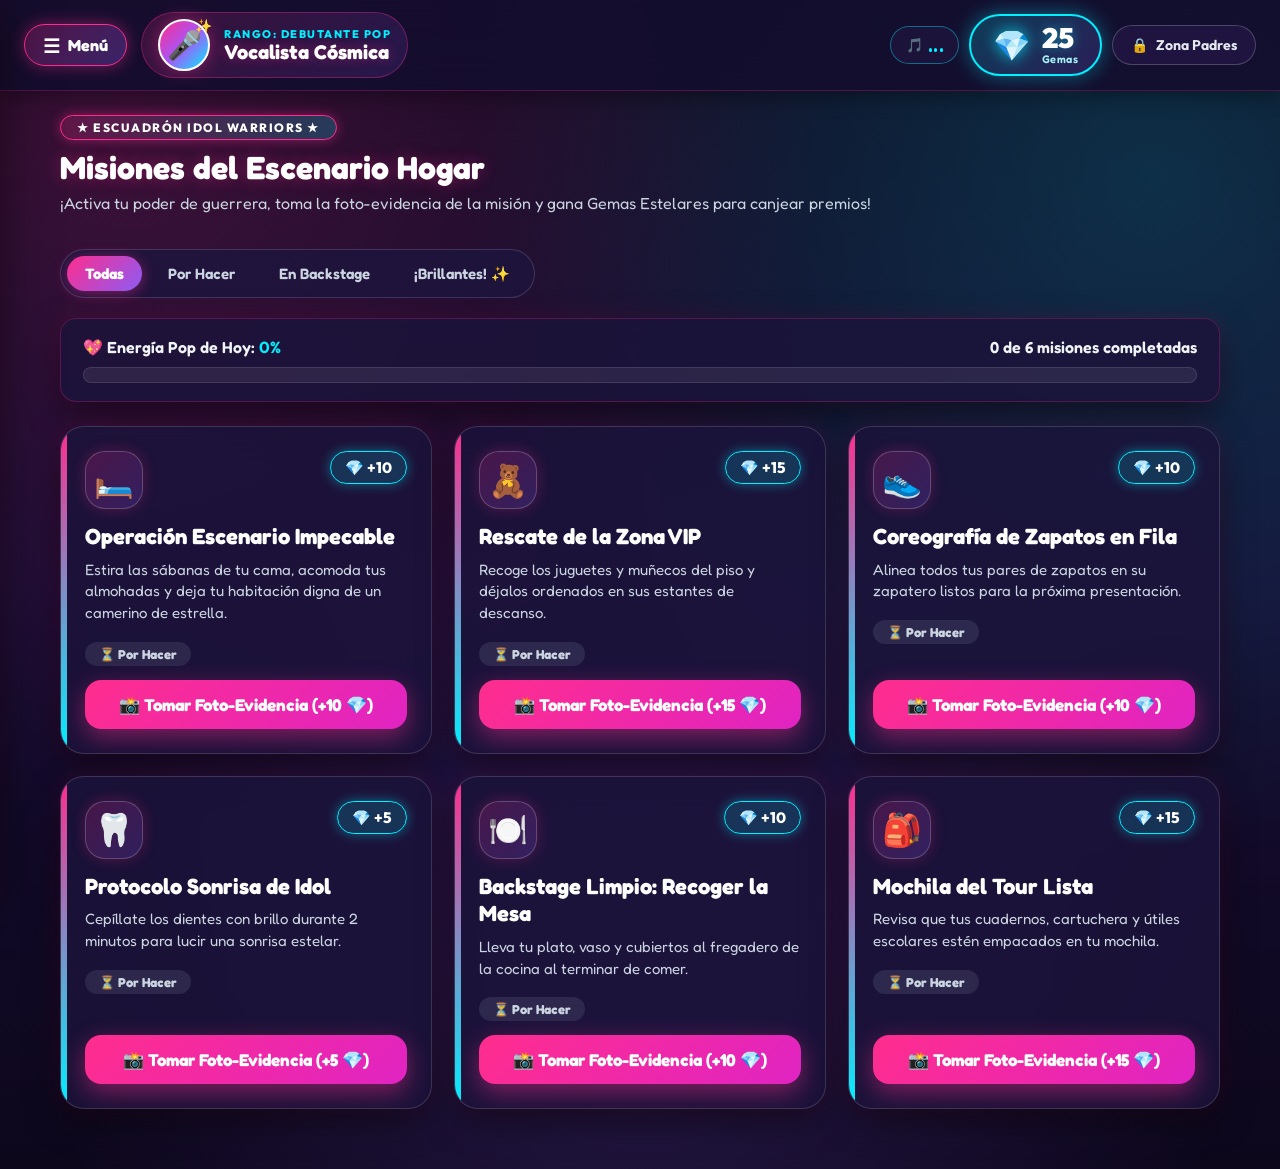
<file: index.html>
<!DOCTYPE html>
<html lang="es">
<head>
  <meta charset="UTF-8">
  <meta name="viewport" content="width=device-width, initial-scale=1.0, maximum-scale=1.0, user-scalable=no">
  <title>Idol Warriors: Operación Hogar ✨💖</title>
  <meta name="description" content="Juego interactivo estilo Guerreras K-Pop para cumplir retos del hogar, subir fotos de evidencia, acumular Gemas Estelares y canjear Vales VIP familiares.">
  
  <!-- Google Fonts: Fredoka y Outfit -->
  <link rel="preconnect" href="https://fonts.googleapis.com">
  <link rel="preconnect" href="https://fonts.gstatic.com" crossorigin>
  <link href="https://fonts.googleapis.com/css2?family=Fredoka:wght@400;500;600;700&family=Outfit:wght@500;700;800;900&display=swap" rel="stylesheet">
  
  <link rel="stylesheet" href="style.css">
</head>
<body>
  <!-- Canvas para fuegos artificiales y lluvia de estrellas -->
  <canvas id="confettiCanvas"></canvas>

  <!-- Barra Superior / Stage Central -->
  <!-- Barra Superior / Stage Central -->
  <header class="top-nav">
    <div class="nav-left-group">
      <!-- Botón de Menú Desplegable Principal -->
      <button class="nav-menu-btn" id="menuToggleBtn" title="Abrir Menú de Secciones">
        <span class="menu-icon">☰</span>
        <span class="menu-text">Menú</span>
      </button>

      <!-- Resumen del Agente -->
      <div class="agent-summary" id="agentBadgeBtn" title="Ver mi Credencial de Idol Guerrera">
        <div class="avatar-ring">
          <span class="avatar-emoji" id="navAvatarEmoji">🎤</span>
          <span class="sparkle-orbit">✨</span>
        </div>
        <div class="agent-titles">
          <span class="agent-rank-badge" id="navRankBadge">Rango: Debutante Pop</span>
          <h2 class="agent-codename" id="navCodename">Vocalista Cósmica</h2>
        </div>
      </div>
    </div>

    <!-- Controles Derecha -->
    <div class="nav-right-group">
      <!-- Botón Canción Pop de Fondo (30s) -->
      <button class="nav-music-btn" id="musicToggleBtn" title="Canción Pop de Fondo (30s)">
        <span id="musicBtnIcon">🎵</span>
        <span class="music-wave-bars">
          <span class="bar bar-1"></span>
          <span class="bar bar-2"></span>
          <span class="bar bar-3"></span>
        </span>
      </button>

      <!-- Bóveda de Gemas Estelares -->
      <div class="coin-vault" id="coinVault">
        <div class="coin-icon-glow">💎</div>
        <div class="coin-counter">
          <span class="coin-number" id="coinBalance">0</span>
          <span class="coin-label">Gemas</span>
        </div>
      </div>

      <!-- Botón Cuartel General de Padres -->
      <button class="hq-parent-btn" id="openParentHqBtn" title="Acceso exclusivo para Padres (Cuartel General)">
        <span class="lock-icon">🔒</span>
        <span class="hq-text">Zona Padres</span>
        <span class="pending-badge" id="pendingHqBadge" style="display: none;">0</span>
      </button>
    </div>
  </header>

  <!-- ============================================== -->
  <!-- MENÚ LATERAL DESPLEGABLE (DRAWER HOLOGRÁFICO) -->
  <!-- ============================================== -->
  <div class="drawer-backdrop" id="navDrawerBackdrop"></div>
  <aside class="nav-drawer" id="navDrawer">
    <div class="drawer-header">
      <div class="drawer-title-group">
        <span class="drawer-badge">✨ IDOL WARRIORS ACADEMY</span>
        <h3 class="drawer-title">Menú del Escenario</h3>
      </div>
      <button class="drawer-close-btn" id="closeDrawerBtn" title="Cerrar Menú">✕</button>
    </div>

    <!-- Perfil Rápido en el Cajón -->
      <div class="drawer-profile-card">
        <div class="drawer-avatar-circle" id="drawerAvatar">🎤</div>
        <div class="drawer-profile-info">
          <h4 id="drawerCodename">Vocalista Cósmica</h4>
          <span class="drawer-rank" id="drawerRankText">Debutante Pop 🌸</span>
        </div>
        <button class="drawer-ai-quick-btn" id="drawerOpenAiStudioBtn" title="Estudio de Idol con IA">✨ IA</button>
        <div class="drawer-gems-pill">
          <span>💎</span> <b id="drawerCoinBalance">0</b>
        </div>
      </div>

    <nav class="drawer-nav-list">
      <button class="drawer-nav-btn active" data-tab="tab-missions">
        <div class="drawer-nav-icon-box">✨</div>
        <div class="drawer-nav-text">
          <span class="drawer-nav-title">Misiones de Guerrera</span>
          <span class="drawer-nav-sub">Retos del hogar, fotos y ganar gemas</span>
        </div>
        <span class="drawer-nav-arrow">➜</span>
      </button>

      <button class="drawer-nav-btn" data-tab="tab-store">
        <div class="drawer-nav-icon-box">🛍️</div>
        <div class="drawer-nav-text">
          <span class="drawer-nav-title">Tienda de Premios VIP</span>
          <span class="drawer-nav-sub">Canjea tus gemas por premios reales</span>
        </div>
        <span class="drawer-nav-arrow">➜</span>
      </button>

      <button class="drawer-nav-btn" data-tab="tab-profile">
        <div class="drawer-nav-icon-box">💖</div>
        <div class="drawer-nav-text">
          <span class="drawer-nav-title">Pase de Idol</span>
          <span class="drawer-nav-sub">Tu credencial oficial, avatar y rango</span>
        </div>
        <span class="drawer-nav-arrow">➜</span>
      </button>

      <button class="drawer-nav-btn" data-tab="tab-tickets">
        <div class="drawer-nav-icon-box">🎫</div>
        <div class="drawer-nav-text">
          <span class="drawer-nav-title">Mis Pases VIP</span>
          <span class="drawer-nav-sub">Pases canjeados para mostrar a papá y mamá</span>
        </div>
        <span class="drawer-nav-arrow">➜</span>
      </button>

      <button class="drawer-nav-btn" data-tab="tab-arcade">
        <div class="drawer-nav-icon-box">🎮</div>
        <div class="drawer-nav-text">
          <span class="drawer-nav-title">Juegos Mágicos</span>
          <span class="drawer-nav-sub">Memoria de Idols y Atrapa-Gemas Estelar</span>
        </div>
        <span class="drawer-nav-arrow">➜</span>
      </button>
    </nav>

    <div class="drawer-footer">
      <div class="drawer-music-card">
        <div class="music-info">
          <span>🎵 Canción Pop Inicial</span>
          <small id="musicStatusText">Melodía Pop de 30 segundos</small>
        </div>
        <button class="btn btn-secondary drawer-music-btn" id="drawerMusicBtn">▶️ Tocar Música</button>
      </div>
    </div>
  </aside>

  <!-- Contenedor Principal de Vistas -->
  <main class="main-container">

    <!-- ============================================== -->
    <!-- PESTAÑA 1: MISIONES DE GUERRERA (RETOS DEL HOGAR) -->
    <!-- ============================================== -->
    <section class="tab-content active" id="tab-missions">
      <div class="mission-dashboard-header">
        <div>
          <span class="classified-tag">★ ESCUADRÓN IDOL WARRIORS ★</span>
          <h1 class="section-title">Misiones del Escenario Hogar</h1>
          <p class="section-desc">¡Activa tu poder de guerrera, toma la foto-evidencia de la misión y gana Gemas Estelares para canjear premios!</p>
        </div>
        
        <!-- Filtros de misiones -->
        <div class="filter-pills">
          <button class="filter-pill active" data-filter="all">Todas</button>
          <button class="filter-pill" data-filter="pending">Por Hacer</button>
          <button class="filter-pill" data-filter="review">En Backstage</button>
          <button class="filter-pill" data-filter="done">¡Brillantes! ✨</button>
        </div>
      </div>

      <!-- Barra de Progreso del Día -->
      <div class="daily-progress-card">
        <div class="progress-info">
          <span>💖 Energía Pop de Hoy: <b id="progressPercentText">0%</b></span>
          <span id="missionsCountText">0 de 0 misiones completadas</span>
        </div>
        <div class="progress-bar-bg">
          <div class="progress-bar-fill" id="dailyProgressBar" style="width: 0%;"></div>
        </div>
      </div>

      <!-- Cuadrícula de Tarjetas de Misiones -->
      <div class="missions-grid" id="missionsGrid">
        <!-- Generado dinámicamente con JS -->
      </div>
    </section>

    <!-- ============================================== -->
    <!-- PESTAÑA 2: TIENDA DE PREMIOS VIP FAMILIARES -->
    <!-- ============================================== -->
    <section class="tab-content" id="tab-store">
      <div class="store-header">
        <span class="classified-tag">★ BOUTIQUE VIP FAMILIAR ★</span>
        <h1 class="section-title">Boutique de Premios VIP</h1>
        <p class="section-desc">Canjea tus Gemas Estelares por increíbles recompensas reales preparadas con papá y mamá.</p>
        
        <div class="store-balance-banner">
          <span class="banner-coin">💎</span>
          <span>Tienes acumuladas: <strong id="storeAvailableCoins">0</strong> Gemas Estelares</span>
        </div>
      </div>

      <div class="rewards-grid" id="rewardsGrid">
        <!-- Generado dinámicamente con JS -->
      </div>
    </section>

    <!-- ============================================== -->
    <!-- PESTAÑA 3: CARNET / PASE DE IDOL GUERRERA -->
    <!-- ============================================== -->
    <section class="tab-content" id="tab-profile">
      <div class="id-card-wrapper">
        <div class="spy-id-card">
          <div class="id-card-top">
            <span class="agency-logo">⭐ K-POP WARRIOR ACADEMY</span>
            <span class="id-code" id="cardAgentId">IDOL-2026</span>
          </div>

          <div class="id-card-body">
            <div class="id-photo-frame">
              <span class="id-avatar-large" id="cardAvatarEmoji">🎤</span>
              <button class="change-avatar-btn" id="openAvatarPickerBtn">✨ Estudio de Idol con IA 🎨</button>
            </div>

            <div class="id-details">
              <div class="field">
                <span class="field-label">Nombre Artístico / Clave:</span>
                <div class="editable-name-row">
                  <span class="field-value" id="cardCodename">Vocalista Cósmica</span>
                  <button class="edit-name-btn" id="editNameBtn">✏️</button>
                </div>
              </div>

              <div class="field">
                <span class="field-label">Rango de Guerrera:</span>
                <span class="rank-tag-large" id="cardRankTag">🌸 Debutante Pop</span>
              </div>

              <div class="field-row-stats">
                <div class="mini-stat">
                  <span class="mini-stat-num" id="statCompletedCases">0</span>
                  <span class="mini-stat-label">Retos Brillantes</span>
                </div>
                <div class="mini-stat">
                  <span class="mini-stat-num" id="statTotalCoinsEarned">0</span>
                  <span class="mini-stat-label">Gemas Ganadas</span>
                </div>
                <div class="mini-stat">
                  <span class="mini-stat-num" id="statRewardsClaimed">0</span>
                  <span class="mini-stat-label">Pases Canjeados</span>
                </div>
              </div>
            </div>
          </div>

          <div class="id-card-bottom">
            <span>PASE DE ACCESO TOTAL • BRILLO Y PODER • CUARTEL FAMILIAR</span>
          </div>
        </div>

        <!-- Rango y Logros -->
        <div class="ranks-roadmap-card">
          <h3 class="roadmap-title">👑 Escalafón del Escuadrón Idol</h3>
          <div class="ranks-list" id="ranksList">
            <!-- Dinámico -->
          </div>
        </div>
      </div>
    </section>

    <!-- ============================================== -->
    <!-- PESTAÑA 4: HISTORIAL DE PASES VIP CANJEADOS -->
    <!-- ============================================== -->
    <section class="tab-content" id="tab-tickets">
      <div class="tickets-header">
        <span class="classified-tag">★ COLECCIÓN VIP ★</span>
        <h1 class="section-title">Mis Pases de Recompensa</h1>
        <p class="section-desc">Muestra estos pases dorados a tus padres para disfrutar de tus momentos y premios especiales.</p>
      </div>

      <div class="tickets-container" id="ticketsContainer">
        <!-- Generado dinámicamente con JS -->
      </div>
    </section>

    <!-- ============================================== -->
    <!-- PESTAÑA 5: MINIJUEGOS INTERACTIVOS (6-8 AÑOS) -->
    <!-- ============================================== -->
    <section class="tab-content" id="tab-arcade">
      <div class="arcade-header">
        <span class="classified-tag">★ SALA DE ENTRENAMIENTO IDOL ★</span>
        <h1 class="section-title">Minijuegos Mágicos 🎮✨</h1>
        <p class="section-desc">¡Juega, diviértete y gana Gemas Estelares extra para canjear tus Vales VIP familiares!</p>

        <!-- Selector de Juegos -->
        <div class="arcade-nav-pills">
          <button class="arcade-pill active" id="pillMemory" onclick="switchArcadeGame('memory')">
            <span class="pill-icon">🃏</span>
            <span class="pill-text">Memoria de Idols</span>
          </button>
          <button class="arcade-pill" id="pillCatch" onclick="switchArcadeGame('catch')">
            <span class="pill-icon">🌟</span>
            <span class="pill-text">Atrapa-Gemas</span>
          </button>
        </div>
      </div>

      <!-- VISTA 1: MEMORIA DE IDOLS (PAREJAS) -->
      <div class="arcade-game-view active" id="gameViewMemory">
        <div class="memory-wrapper">
          <div class="memory-top-bar">
            <div class="memory-stats-group">
              <span class="memory-badge">🃏 Intentos: <b id="memoryFlipsText">0</b></span>
              <span class="memory-badge">✨ Parejas: <b id="memoryMatchesText">0 / 6</b></span>
              <span class="memory-badge bonus-badge">💎 Premio: +15 Gemas</span>
            </div>
            <button class="btn btn-secondary" onclick="initMemoryGame()">🔄 Barajar de Nuevo</button>
          </div>

          <div class="memory-grid" id="memoryGrid">
            <!-- 12 cartas generadas dinámicamente con JS -->
          </div>
        </div>
      </div>

      <!-- VISTA 2: ATRAPA-GEMAS ESTELAR -->
      <div class="arcade-game-view" id="gameViewCatch" style="display: none;">
        <div class="catch-wrapper">
          <div class="catch-top-bar">
            <span class="catch-badge">⏱️ Tiempo: <b id="catchTimerText">20s</b></span>
            <span class="catch-badge">💎 Atrapadas: <b id="catchScoreText">0</b></span>
            <span class="catch-badge bonus-badge">✨ 4 atrapadas = 1 💎</span>
          </div>

          <div class="catch-stage" id="catchStage">
            <div class="catch-start-screen" id="catchStartScreen">
              <span class="stage-big-emoji">🌟</span>
              <h3>¡Atrapa tantas Gemas y Estrellas como puedas!</h3>
              <p>Tócalas rápido con el dedo en la pantalla antes de que desaparezcan. ¡Cada 4 gemas que toques te darán 1 Gema Estelar real para tus Vales VIP!</p>
              <button class="btn btn-primary-glow" id="startCatchGameBtn" onclick="startCatchGame()">🚀 ¡Comenzar Juego! (20s)</button>
            </div>
          </div>
        </div>
      </div>
    </section>
  </main>

  <!-- ============================================== -->
  <!-- MODAL 1: CÁMARA DE FOTO-EVIDENCIA (VISOR MÁGICO) -->
  <!-- ============================================== -->
  <div class="modal-backdrop" id="cameraModal">
    <div class="modal-card camera-modal-card">
      <div class="modal-header">
        <div class="modal-title-group">
          <span class="modal-badge">📸 LENTE MÁGICO DE GUERRERA</span>
          <h3 class="modal-title" id="cameraMissionTitle">Misión: Escenario Impecable</h3>
        </div>
        <button class="modal-close-btn" id="closeCameraModalBtn">✕</button>
      </div>

      <div class="camera-viewport-container">
        <!-- Vista previa en vivo -->
        <video id="cameraVideo" autoplay playsinline muted></video>
        <!-- Canvas para capturar -->
        <canvas id="cameraCanvas" style="display: none;"></canvas>
        
        <!-- Retícula holográfica de guerrera -->
        <div class="spy-reticle">
          <div class="reticle-corner top-left"></div>
          <div class="reticle-corner top-right"></div>
          <div class="reticle-corner bottom-left"></div>
          <div class="reticle-corner bottom-right"></div>
          <div class="reticle-center"></div>
          <span class="reticle-tag">💖 ENFOQUE MÁGICO • EVIDENCIA BRILLANTE ✨</span>
        </div>

        <!-- Vista previa de foto tomada -->
        <div class="photo-preview-overlay" id="photoPreviewOverlay" style="display: none;">
          <img id="capturedPhotoImg" alt="Foto Evidencia">
          <div class="watermark-stamp">
            <span>MISIÓN CUMPLIDA ✨</span>
            <small id="watermarkDate">03/10/2026</small>
          </div>
        </div>
      </div>

      <!-- Controles de la cámara -->
      <div class="camera-controls">
        <div id="liveCameraButtons" class="btn-group">
          <label class="btn btn-secondary file-upload-label" title="Subir desde galería">
            📁 Galería
            <input type="file" id="fileFallbackInput" accept="image/*" capture="environment" style="display: none;">
          </label>
          <button class="btn btn-shutter" id="shutterBtn" title="¡Capturar con Brillo!">
            <span class="shutter-circle"></span>
          </button>
          <button class="btn btn-secondary" id="switchCameraBtn" title="Cambiar Cámara">🔄 Girar</button>
        </div>

        <div id="reviewCameraButtons" class="btn-group" style="display: none;">
          <button class="btn btn-secondary" id="retakePhotoBtn">🔄 Tomar Otra</button>
          <button class="btn btn-primary-glow" id="sendEvidenceBtn">✨ Enviar a Revisión de Padres</button>
        </div>
      </div>
    </div>
  </div>

  <!-- ============================================== -->
  <!-- MODAL 2: ACCESO PADRES CON PIN -->
  <!-- ============================================== -->
  <div class="modal-backdrop" id="parentPinModal">
    <div class="modal-card pin-modal-card">
      <div class="modal-header">
        <div class="modal-title-group">
          <span class="modal-badge">🔐 BACKSTAGE DE PADRES</span>
          <h3 class="modal-title">Control de Producción</h3>
        </div>
        <button class="modal-close-btn" id="closePinModalBtn">✕</button>
      </div>

      <div class="pin-instruction">
        <p>Ingresa el código PIN de 4 dígitos para aprobar misiones y premios.</p>
        <small class="pin-hint">(PIN por defecto: <b>1234</b>)</small>
      </div>

      <!-- Indicadores de dígitos -->
      <div class="pin-dots">
        <div class="pin-dot" id="pdot-0"></div>
        <div class="pin-dot" id="pdot-1"></div>
        <div class="pin-dot" id="pdot-2"></div>
        <div class="pin-dot" id="pdot-3"></div>
      </div>
      <div class="pin-error-msg" id="pinErrorMsg"></div>

      <!-- Teclado Numérico Táctil -->
      <div class="pin-keypad">
        <button class="keypad-btn" data-key="1">1</button>
        <button class="keypad-btn" data-key="2">2</button>
        <button class="keypad-btn" data-key="3">3</button>
        <button class="keypad-btn" data-key="4">4</button>
        <button class="keypad-btn" data-key="5">5</button>
        <button class="keypad-btn" data-key="6">6</button>
        <button class="keypad-btn" data-key="7">7</button>
        <button class="keypad-btn" data-key="8">8</button>
        <button class="keypad-btn" data-key="9">9</button>
        <button class="keypad-btn special-key" data-key="clear">Borrar</button>
        <button class="keypad-btn" data-key="0">0</button>
        <button class="keypad-btn special-key" data-key="backspace">⌫</button>
      </div>
    </div>
  </div>

  <!-- ============================================== -->
  <!-- MODAL 3: PANEL DEL CUARTEL GENERAL (PADRES) -->
  <!-- ============================================== -->
  <div class="modal-backdrop" id="parentHqModal">
    <div class="modal-card hq-modal-card">
      <div class="modal-header">
        <div class="modal-title-group">
          <span class="modal-badge">⭐ MANDO DE PRODUCCIÓN</span>
          <h2 class="modal-title">Panel de Control de Padres</h2>
        </div>
        <button class="modal-close-btn" id="closeHqModalBtn">✕</button>
      </div>

      <div class="hq-tabs">
        <button class="hq-tab-btn active" data-hqtab="hq-tab-review">
          📸 Revisar Evidencias (<span id="hqPendingCount">0</span>)
        </button>
        <button class="hq-tab-btn" data-hqtab="hq-tab-manage-missions">
          ⚙️ Gestionar Misiones
        </button>
        <button class="hq-tab-btn" data-hqtab="hq-tab-manage-rewards">
          🎁 Gestionar Premios
        </button>
        <button class="hq-tab-btn" data-hqtab="hq-tab-settings">
          🔒 Seguridad y Ajustes
        </button>
      </div>

      <!-- SUBTAB 1: REVISAR FOTOS ENVIADAS -->
      <div class="hq-tab-content active" id="hq-tab-review">
        <div class="review-intro">
          <h3>Evidencias Fotográficas por Aprobar</h3>
          <p>Revisa la foto que tomó tu hija. Al pulsar <b>Aprobar Misión</b> se estampará el sello y se sumarán automáticamente las Gemas a su carnet.</p>
        </div>

        <div class="pending-reviews-list" id="pendingReviewsList">
          <!-- Renderizado dinámico -->
        </div>
      </div>

      <!-- SUBTAB 2: GESTIONAR MISIONES -->
      <div class="hq-tab-content" id="hq-tab-manage-missions">
        <div class="section-action-bar">
          <h3>Misiones del Hogar Activas</h3>
          <button class="btn btn-primary" id="openNewMissionFormBtn">➕ Crear Nueva Misión</button>
        </div>

        <!-- Formulario nueva misión -->
        <div class="form-drawer" id="newMissionForm" style="display: none;">
          <h4>Nueva Misión de Guerrera</h4>
          <div class="form-grid">
            <div class="form-group">
              <label>Icono / Emoji:</label>
              <input type="text" id="newMissionEmoji" value="✨" maxlength="2">
            </div>
            <div class="form-group">
              <label>Nombre de la Misión:</label>
              <input type="text" id="newMissionTitle" placeholder="Ej: Operación Cama Impecable">
            </div>
            <div class="form-group">
              <label>Recompensa (Gemas 💎):</label>
              <input type="number" id="newMissionCoins" value="10" min="1" max="100">
            </div>
            <div class="form-group full-width">
              <label>Instrucciones de la Misión:</label>
              <input type="text" id="newMissionDesc" placeholder="Ej: Estira las sábanas y pon las almohadas en su lugar.">
            </div>
          </div>
          <div class="form-actions">
            <button class="btn btn-secondary" id="cancelNewMissionBtn">Cancelar</button>
            <button class="btn btn-primary-glow" id="saveNewMissionBtn">Guardar Misión</button>
          </div>
        </div>

        <div class="hq-missions-table" id="hqMissionsList">
          <!-- Dinámico -->
        </div>
      </div>

      <!-- SUBTAB 3: GESTIONAR PREMIOS -->
      <div class="hq-tab-content" id="hq-tab-manage-rewards">
        <div class="section-action-bar">
          <h3>Catálogo de Premios VIP</h3>
          <button class="btn btn-primary" id="openNewRewardFormBtn">➕ Añadir Premio Familiar</button>
        </div>

        <!-- Formulario nuevo premio -->
        <div class="form-drawer" id="newRewardForm" style="display: none;">
          <h4>Nuevo Pase de Premio VIP</h4>
          <div class="form-grid">
            <div class="form-group">
              <label>Icono / Emoji:</label>
              <input type="text" id="newRewardEmoji" value="🍦" maxlength="2">
            </div>
            <div class="form-group">
              <label>Nombre del Premio:</label>
              <input type="text" id="newRewardTitle" placeholder="Ej: Tarde de Heladería Doble">
            </div>
            <div class="form-group">
              <label>Costo en Gemas 💎:</label>
              <input type="number" id="newRewardCost" value="25" min="5" max="500">
            </div>
            <div class="form-group full-width">
              <label>Descripción / Condiciones:</label>
              <input type="text" id="newRewardDesc" placeholder="Ej: Salida el fin de semana para comer su helado favorito.">
            </div>
          </div>
          <div class="form-actions">
            <button class="btn btn-secondary" id="cancelNewRewardBtn">Cancelar</button>
            <button class="btn btn-primary-glow" id="saveNewRewardBtn">Guardar Premio</button>
          </div>
        </div>

        <div class="hq-rewards-table" id="hqRewardsList">
          <!-- Dinámico -->
        </div>
      </div>

      <!-- SUBTAB 4: AJUSTES Y SEGURIDAD -->
      <div class="hq-tab-content" id="hq-tab-settings">
        <div class="settings-card">
          <h3>Cambiar Código PIN de Padres</h3>
          <p>Define un nuevo PIN de 4 dígitos para proteger este panel.</p>
          <div class="form-grid" style="max-width: 320px;">
            <div class="form-group">
              <label>Nuevo PIN (4 dígitos):</label>
              <input type="password" id="newPinInput" maxlength="4" placeholder="••••">
            </div>
            <button class="btn btn-primary" id="saveNewPinBtn">Actualizar PIN</button>
          </div>
        </div>

        <div class="settings-card danger-zone">
          <h3>Reiniciar Datos de Muestra</h3>
          <p>Restaura las misiones y premios originales de Guerreras K-Pop si deseas empezar de nuevo.</p>
          <button class="btn btn-danger" id="resetDefaultsBtn">⚠️ Restaurar Datos Originales</button>
        </div>
      </div>
    </div>
  </div>

  <!-- ============================================== -->
  <!-- MODAL 4: PASE VIP DORADO HOLOGRÁFICO -->
  <!-- ============================================== -->
  <div class="modal-backdrop" id="ticketModal">
    <div class="modal-card ticket-modal-card">
      <div class="ticket-golden" id="ticketGoldenCard">
        <div class="ticket-header">
          <span class="ticket-badge">✨ PASE VIP DE RECOMPENSA ✨</span>
          <span class="ticket-agency">K-POP WARRIOR ACADEMY</span>
        </div>
        
        <div class="ticket-body">
          <div class="ticket-emoji" id="ticketEmoji">🎬</div>
          <h2 class="ticket-title" id="ticketTitle">Tarde de Película y Palomitas</h2>
          <p class="ticket-desc" id="ticketDesc">Válido para elegir la película familiar y disfrutar con palomitas recién hechas.</p>
          
          <div class="ticket-meta">
            <div>
              <span class="meta-label">IDOL GUERRERA:</span>
              <strong id="ticketAgentName">Vocalista Cósmica</strong>
            </div>
            <div>
              <span class="meta-label">CÓDIGO VIP:</span>
              <strong class="ticket-code" id="ticketUniqueCode">#VIP-9842</strong>
            </div>
            <div>
              <span class="meta-label">FECHA:</span>
              <span id="ticketDateText">03/10/2026</span>
            </div>
          </div>
        </div>

        <div class="ticket-footer">
          <span class="ticket-seal">💖 PASE CANJEADO CON ÉXITO</span>
          <small>¡Muéstrale este pase VIP a tus padres para disfrutar tu momento especial!</small>
        </div>
      </div>

      <div class="ticket-actions">
        <button class="btn btn-primary-glow" id="closeTicketModalBtn">¡A brillar y disfrutar! 🎉💖</button>
      </div>
    </div>
  </div>

  <!-- ============================================== -->
  <!-- MODAL 5: ESTUDIO DE IDOL CON IA ✨🎨 -->
  <!-- ============================================== -->
  <div class="modal-backdrop" id="avatarModal">
    <div class="modal-card avatar-modal-card ai-studio-modal">
      <div class="modal-header">
        <div class="modal-title-group">
          <span class="modal-badge">🤖 ESTUDIO DE ESTILO CON INTELIGENCIA ARTIFICIAL</span>
          <h3 class="modal-title">Diseña tu Idol Guerrera ✨</h3>
        </div>
        <button class="modal-close-btn" id="closeAvatarModalBtn" title="Cerrar Estudio">✕</button>
      </div>

      <!-- Pestañas internas del Estudio -->
      <div class="ai-studio-tabs">
        <button class="ai-tab-btn active" id="btnStudioTabAi" data-studiotab="ai-gen">
          <span class="tab-emoji">✨</span>
          <span>Generador con IA</span>
        </button>
        <button class="ai-tab-btn" id="btnStudioTabPre" data-studiotab="ai-gallery">
          <span class="tab-emoji">⭐</span>
          <span>Idols Exclusivas HD</span>
        </button>
        <button class="ai-tab-btn" id="btnStudioTabClassic" data-studiotab="classic">
          <span class="tab-emoji">🎀</span>
          <span>Emojis</span>
        </button>
      </div>

      <div class="ai-studio-body">
        <!-- SECCIÓN 1: GENERADOR MÁGICO CON IA -->
        <div class="studio-section active" id="studioSecAiGen">
          <div class="ai-gen-container">
            <!-- Columna de personalización -->
            <div class="ai-controls-col">
              <div class="ai-control-group">
                <label class="ai-label">
                  <span>🎨 Color de Cabello</span>
                  <small id="selectedHairLabel">Rosa Neón</small>
                </label>
                <div class="ai-chips-row" id="chipsHair">
                  <button type="button" class="ai-chip active" data-val="pink" data-name="Rosa Neón">💖 Rosa</button>
                  <button type="button" class="ai-chip" data-val="cyan" data-name="Celeste Cyan">🩵 Celeste</button>
                  <button type="button" class="ai-chip" data-val="lavender purple" data-name="Lavanda Mágico">💜 Lavanda</button>
                  <button type="button" class="ai-chip" data-val="golden blonde" data-name="Rubio Dorado">💛 Dorado</button>
                  <button type="button" class="ai-chip" data-val="black with rainbow highlights" data-name="Negro Arcoíris">🖤 Arcoíris</button>
                </div>
              </div>

              <div class="ai-control-group">
                <label class="ai-label">
                  <span>👑 Accesorio de Escenario</span>
                  <small id="selectedAccLabel">Micrófono de Cristal</small>
                </label>
                <div class="ai-chips-row" id="chipsAcc">
                  <button type="button" class="ai-chip active" data-val="crystal star microphone" data-name="Micrófono de Cristal">🎤 Micrófono</button>
                  <button type="button" class="ai-chip" data-val="sparkling star tiara" data-name="Corona de Estrellas">👑 Corona</button>
                  <button type="button" class="ai-chip" data-val="glowing cyber neon headphones" data-name="Audífonos Neón">🎧 Audífonos</button>
                  <button type="button" class="ai-chip" data-val="holographic cat ears" data-name="Orejitas de Gato">🐱 Orejitas</button>
                  <button type="button" class="ai-chip" data-val="magical glowing fairy wings" data-name="Alas de Hada">🧚‍♀️ Alas Hada</button>
                </div>
              </div>

              <div class="ai-control-group">
                <label class="ai-label">
                  <span>👗 Traje de Idol</span>
                  <small id="selectedOutfitLabel">Pop Star Brillante</small>
                </label>
                <div class="ai-chips-row" id="chipsOutfit">
                  <button type="button" class="ai-chip active" data-val="sparkly K-pop star idol outfit" data-name="Pop Star Brillante">✨ Pop Star</button>
                  <button type="button" class="ai-chip" data-val="futuristic cyberpunk battle idol uniform" data-name="Guerrera Cyber">⚡ Cyberpunk</button>
                  <button type="button" class="ai-chip" data-val="cute pastel magical girl princess dress" data-name="Princesa Pastel">🌸 Princesa</button>
                  <button type="button" class="ai-chip" data-val="glam galactic rockstar jacket" data-name="Rockera Galáctica">🎸 Rockera</button>
                </div>
              </div>

              <div class="ai-control-group">
                <label class="ai-label">
                  <span>🐾 Mascota Acompañante</span>
                  <small id="selectedPetLabel">Gatito Cósmico</small>
                </label>
                <div class="ai-chips-row" id="chipsPet">
                  <button type="button" class="ai-chip active" data-val="adorable glowing cosmic kitten" data-name="Gatito Cósmico">🐱 Gatito</button>
                  <button type="button" class="ai-chip" data-val="cute magical star fox" data-name="Zorro Estelar">🦊 Zorrito</button>
                  <button type="button" class="ai-chip" data-val="chibi moon bunny pet" data-name="Conejito Lunar">🐰 Conejito</button>
                  <button type="button" class="ai-chip" data-val="none" data-name="Solo Yo">⭐ Solo Yo</button>
                </div>
              </div>

              <button class="btn-generate-ai" id="generateAiAvatarBtn">
                <span class="gen-icon">✨</span>
                <span>¡Crear mi Idol con IA!</span>
                <span class="gen-sparkle">🚀</span>
              </button>
            </div>

            <!-- Columna de vista previa -->
            <div class="ai-preview-col">
              <div class="ai-preview-card" id="aiPreviewCard">
                <div class="ai-preview-frame" id="aiPreviewFrame">
                  <!-- Imagen o estado inicial / cargando -->
                  <div class="ai-placeholder-content" id="aiPlaceholderContent">
                    <span class="ai-big-bot">🎨🤖</span>
                    <h4>Tu Idol IA aparecerá aquí</h4>
                    <p>Elige tu estilo favorito y presiona el botón mágico para que la Inteligencia Artificial pinte tu avatar único.</p>
                  </div>
                  
                  <div class="ai-loading-overlay" id="aiLoadingOverlay" style="display: none;">
                    <div class="ai-magic-orb"></div>
                    <div class="ai-loading-status" id="aiLoadingStatus">Conectando con la IA...</div>
                    <div class="ai-scan-bar"></div>
                  </div>

                  <img id="aiResultImg" class="ai-result-img" style="display: none;" alt="Idol Generada con IA">
                </div>

                <!-- Info de la Idol Generada -->
                <div class="ai-result-info" id="aiResultInfo" style="display: none;">
                  <div class="ai-suggested-name">
                    <span class="ai-name-label">Nombre Artístico Sugerido:</span>
                    <div class="ai-name-row">
                      <strong id="aiSuggestedNameText">Aria Estrella</strong>
                      <button class="btn-use-name" id="btnUseAiName" title="Usar este nombre en mi pase">Usar Nombre ✨</button>
                    </div>
                  </div>
                  <span class="ai-power-tag" id="aiSuggestedPower">✨ Poder: Melodía de Cristal</span>

                  <button class="btn-adopt-avatar" id="btnAdoptAiAvatar">
                    💖 ¡Guardar esta Idol en mi Pase!
                  </button>
                </div>
              </div>
            </div>
          </div>
        </div>

        <!-- SECCIÓN 2: GALERÍA EXCLUSIVA HD (Pre-generadas) -->
        <div class="studio-section" id="studioSecGallery" style="display: none;">
          <div class="gallery-intro">
            <h4>🌟 Colección de Idols Estelares</h4>
            <p>Modelos de alta resolución listos para usar al instante:</p>
          </div>
          <div class="gallery-cards-grid" id="galleryCardsGrid">
            <!-- Dinámico desde JS con idol_pink, idol_blue, idol_purple -->
          </div>
        </div>

        <!-- SECCIÓN 3: EMOJIS CLÁSICOS -->
        <div class="studio-section" id="studioSecClassic" style="display: none;">
          <div class="avatar-choices-grid" id="avatarChoicesGrid">
            <!-- Dinámico desde JS con los emojis -->
          </div>
        </div>
      </div>
    </div>
  </div>

  <!-- Scripts -->
  <script src="app.js"></script>
</body>
</html>
</file>
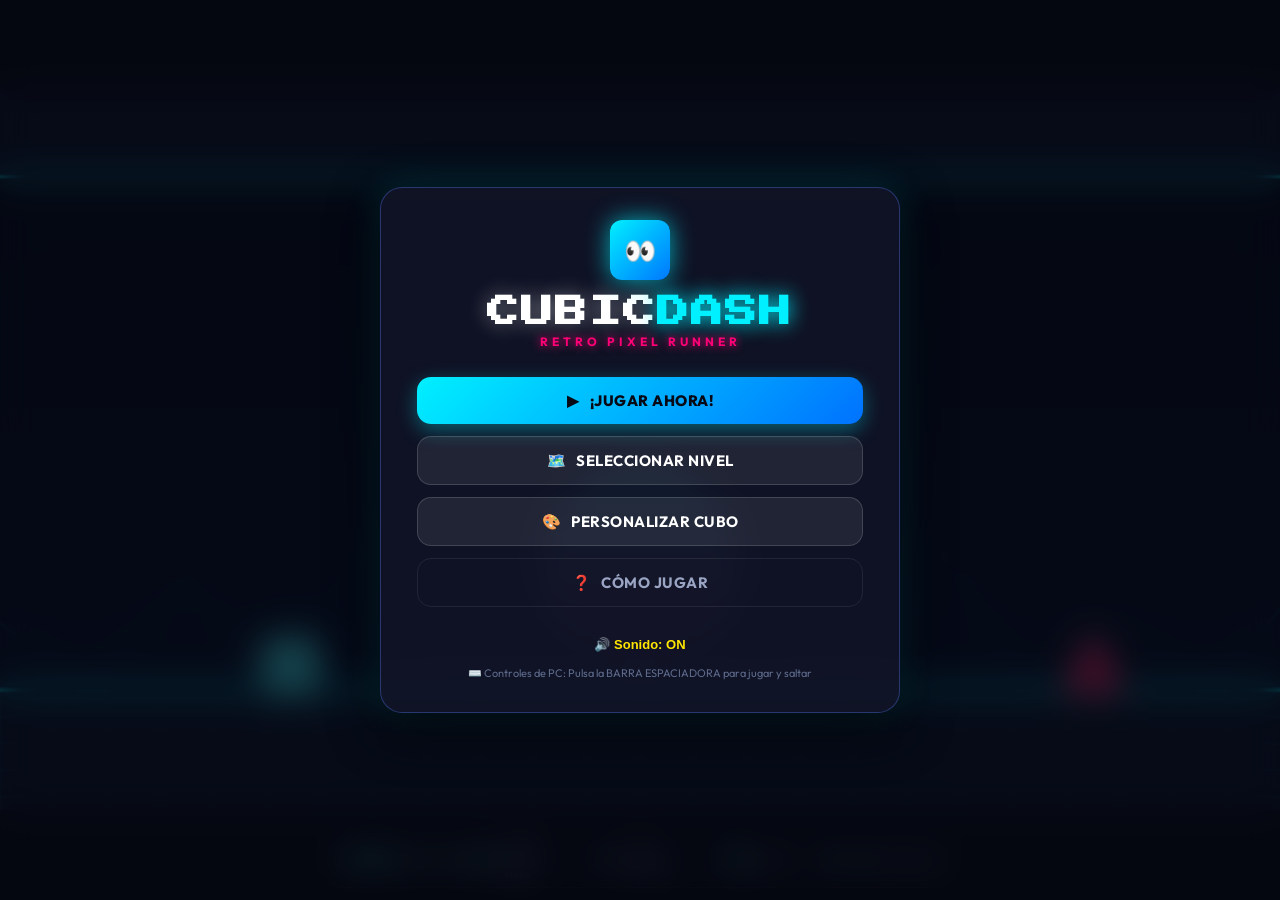
<file: juego jj/index.html>
<!DOCTYPE html>
<html lang="es">
<head>
  <meta charset="UTF-8">
  <meta name="viewport" content="width=device-width, initial-scale=1.0, maximum-scale=1.0, user-scalable=no, viewport-fit=cover">
  <title>Cubic Dash - Aventura Pixel Retro</title>
  <meta name="description" content="Juego arcade de plataformas retro en el que controlas un cubo que salta obstáculos a toda velocidad a través de increíbles niveles de neón.">
  
  <!-- Fuentes modernas Google Fonts -->
  <link rel="preconnect" href="https://fonts.googleapis.com">
  <link rel="preconnect" href="https://fonts.gstatic.com" crossorigin>
  <link href="https://fonts.googleapis.com/css2?family=Press+Start+2P&family=Outfit:wght@400;600;700;800;900&display=swap" rel="stylesheet">
  
  <link rel="stylesheet" href="style.css">
</head>
<body>
  <div id="game-app">
    <!-- Contenedor del Juego -->
    <div id="game-wrapper">
      <canvas id="gameCanvas" width="960" height="540" tabindex="0"></canvas>

      <!-- HUD Superior en Partida -->
      <div id="game-hud" class="hud-container hidden">
        <div class="hud-left">
          <button id="btn-pause" class="icon-btn" title="Pausar (Esc)" aria-label="Pausa">⏸</button>
          <button id="btn-fullscreen" class="icon-btn" title="Pantalla Completa (F)" aria-label="Pantalla Completa">⛶</button>
          <button id="btn-audio-hud" class="icon-btn" title="Silenciar / Activar Sonido" aria-label="Sonido">🔊</button>
          <button id="btn-practice-toggle" class="icon-btn practice-btn" title="Modo Práctica (Checkpoints)" aria-label="Práctica">🚩</button>
          <div class="hud-info">
            <span id="hud-level-name" class="level-badge">Nivel 1</span>
            <span id="hud-attempts" class="attempts-badge">Intento 1</span>
          </div>
        </div>

        <div class="hud-center">
          <div class="progress-bar-container">
            <div id="progress-bar-fill" class="progress-bar-fill" style="width: 0%;"></div>
            <span id="progress-percentage" class="progress-text">0%</span>
          </div>
        </div>

        <div class="hud-right">
          <!-- Modo de vehículo actual -->
          <div id="hud-vehicle-indicator" class="vehicle-indicator cube-mode" title="Modo actual">
            <span id="hud-vehicle-icon">🟩</span> <span id="hud-vehicle-text">CUBO</span>
          </div>
          <!-- Controles de práctica cuando está activo -->
          <div id="practice-controls" class="practice-controls hidden">
            <button id="btn-add-checkpoint" class="btn-checkpoint add" title="Colocar Punto de Control (Tecla Z)">+ 📍</button>
            <button id="btn-del-checkpoint" class="btn-checkpoint del" title="Borrar Último Punto (Tecla X)">✕</button>
          </div>
          <div class="stars-counter" id="stars-counter">⭐ <span id="stars-count-val">0</span></div>
        </div>
      </div>

      <!-- Barra de controles para PC en la parte inferior -->
      <div id="pc-controls-bar" class="pc-controls-bar">
        <span class="control-key"><kbd>ESPACIO</kbd> / <kbd>W</kbd> / <kbd>CLIC</kbd> Saltar / Impulso Nave</span>
        <span class="control-separator">•</span>
        <span class="control-key"><kbd>F</kbd> Pantalla Completa</span>
        <span class="control-separator">•</span>
        <span class="control-key"><kbd>ESC</kbd> Pausa</span>
        <span class="control-separator">•</span>
        <span class="control-key"><kbd>Z</kbd> / <kbd>X</kbd> Checkpoints</span>
      </div>

      <!-- Mensaje flotante de Nave Espacial -->
      <div id="vehicle-hint" class="vehicle-hint hidden">
        <span>🚀 ¡MODO NAVE ESPACIAL! MANTÉN PULSADO PARA SUBIR</span>
      </div>

      <!-- PANTALLA: MENÚ PRINCIPAL -->
      <div id="screen-main-menu" class="screen-overlay active">
        <div class="menu-card glass-panel">
          <div class="logo-container">
            <div class="cube-mascot" id="menu-cube-preview"></div>
            <h1 class="game-title">CUBIC<span class="highlight">DASH</span></h1>
            <p class="game-subtitle">RETRO PIXEL RUNNER</p>
          </div>

          <div class="menu-actions">
            <button id="btn-play-quick" class="btn btn-primary pulse-effect">
              <span class="btn-icon">▶</span> ¡JUGAR AHORA!
            </button>
            <button id="btn-select-level" class="btn btn-secondary">
              <span class="btn-icon">🗺️</span> SELECCIONAR NIVEL
            </button>
            <button id="btn-open-skins" class="btn btn-secondary">
              <span class="btn-icon">🎨</span> PERSONALIZAR CUBO
            </button>
            <button id="btn-how-to-play" class="btn btn-tertiary">
              <span class="btn-icon">❓</span> CÓMO JUGAR
            </button>
          </div>

          <div class="menu-footer">
            <button id="btn-toggle-sound-menu" class="btn-text">🔊 Sonido: ON</button>
            <span class="controls-hint-text">⌨️ Controles de PC: Pulsa la BARRA ESPACIADORA para jugar y saltar</span>
          </div>
        </div>
      </div>

      <!-- PANTALLA: SELECTOR DE NIVELES -->
      <div id="screen-level-select" class="screen-overlay hidden">
        <div class="menu-card glass-panel wide">
          <div class="screen-header">
            <h2>SELECCIONA UN NIVEL</h2>
            <button id="btn-close-levels" class="btn-close" aria-label="Cerrar">✕</button>
          </div>

          <div class="levels-grid" id="levels-grid-container">
            <!-- Se llena dinámicamente desde levels.js -->
          </div>

          <div class="screen-footer">
            <button id="btn-back-to-menu-from-levels" class="btn btn-secondary">← VOLVER AL MENÚ</button>
          </div>
        </div>
      </div>

      <!-- PANTALLA: PERSONALIZACIÓN (SKINS Y COLORES) -->
      <div id="screen-skins" class="screen-overlay hidden">
        <div class="menu-card glass-panel wide">
          <div class="screen-header">
            <h2>PERSONALIZA TU CUBO</h2>
            <button id="btn-close-skins" class="btn-close" aria-label="Cerrar">✕</button>
          </div>

          <div class="skin-customizer-body">
            <div class="skin-preview-section">
              <div class="preview-box">
                <canvas id="skinPreviewCanvas" width="160" height="160"></canvas>
              </div>
              <span id="skin-name-display" class="skin-name-tag">Cubo Neón</span>
            </div>

            <div class="skin-options-section">
              <h3>Elige tu Cara / Estilo</h3>
              <div class="skins-palette" id="faces-selector-container">
                <!-- Se llena dinámicamente -->
              </div>

              <h3>Elige tu Color</h3>
              <div class="colors-palette" id="colors-selector-container">
                <!-- Se llena dinámicamente -->
              </div>
            </div>
          </div>

          <div class="screen-footer">
            <button id="btn-save-skin" class="btn btn-primary">GUARDAR Y SALIR</button>
          </div>
        </div>
      </div>

      <!-- PANTALLA: CÓMO JUGAR -->
      <div id="screen-how-to-play" class="screen-overlay hidden">
        <div class="menu-card glass-panel">
          <div class="screen-header">
            <h2>CÓMO JUGAR</h2>
            <button id="btn-close-how" class="btn-close" aria-label="Cerrar">✕</button>
          </div>

          <div class="instructions-content">
            <div class="instruction-item">
              <div class="inst-icon">📱 / 💻</div>
              <div class="inst-desc">
                <strong>Controles Sencillos:</strong>
                <p>En móvil toca la pantalla. En PC usa la <b>Barra Espaciadora</b>, <b>Flecha Arriba</b> o el <b>Clic del Ratón</b> para saltar.</p>
              </div>
            </div>

            <div class="instruction-item">
              <div class="inst-icon">🔺</div>
              <div class="inst-desc">
                <strong>¡Cuidado con los Pinchos!</strong>
                <p>Cualquier contacto con los triángulos te destruirá al instante. ¡Salta a tiempo!</p>
              </div>
            </div>

            <div class="instruction-item">
              <div class="inst-icon">🧱</div>
              <div class="inst-desc">
                <strong>Bloques y Plataformas:</strong>
                <p>Puedes aterrizar sobre ellos con seguridad. Chocar con sus lados o por abajo te hará estrellarte.</p>
              </div>
            </div>

            <div class="instruction-item">
              <div class="inst-icon">🟡</div>
              <div class="inst-desc">
                <strong>Plataformas y Orbes de Salto:</strong>
                <p>Pisa las plataformas amarillas para un super rebote. Toca la pantalla en el aire al pasar por los orbes circulares para impulsarte.</p>
              </div>
            </div>

            <div class="instruction-item">
              <div class="inst-icon">🚀</div>
              <div class="inst-desc">
                <strong>¡Nave Espacial / Cohete!</strong>
                <p>Al cruzar el portal de nave, <b>mantén pulsada la Barra Espaciadora o Clic</b> para encender los propulsores y elevarte. Suelta para caer con la gravedad. ¡Pilota esquivando los pinchos del techo y el suelo!</p>
              </div>
            </div>

            <div class="instruction-item">
              <div class="inst-icon">🌀</div>
              <div class="inst-desc">
                <strong>Portales de Gravedad y Velocidad:</strong>
                <p>Cruza los portales amarillos/azules para invertir la gravedad y correr por el techo. Los portales con flechas cambiarán la velocidad del nivel.</p>
              </div>
            </div>

            <div class="instruction-item">
              <div class="inst-icon">🚩</div>
              <div class="inst-desc">
                <strong>Modo Práctica (Checkpoints):</strong>
                <p>Activa el icono de la bandera 🚩 para entrenar. Usa la tecla <b>Z</b> (o botón +📍) para guardar un punto y <b>X</b> para borrarlo.</p>
              </div>
            </div>
          </div>

          <div class="screen-footer">
            <button id="btn-close-how-btn" class="btn btn-primary">¡ENTENDIDO, A JUGAR!</button>
          </div>
        </div>
      </div>

      <!-- MODAL DE PAUSA -->
      <div id="modal-pause" class="screen-overlay hidden">
        <div class="menu-card glass-panel small">
          <h2>JUEGO EN PAUSA</h2>
          <div class="pause-actions">
            <button id="btn-resume" class="btn btn-primary">▶ CONTINUAR</button>
            <button id="btn-restart-pause" class="btn btn-secondary">🔄 REINICIAR NIVEL</button>
            <button id="btn-quit-to-menu" class="btn btn-tertiary">🏠 MENÚ PRINCIPAL</button>
          </div>
        </div>
      </div>

      <!-- MODAL DE NIVEL COMPLETADO (VICTORIA) -->
      <div id="modal-victory" class="screen-overlay hidden">
        <div class="menu-card glass-panel celebration">
          <div class="victory-banner">
            <span class="trophy-icon">🏆</span>
            <h2 class="victory-title">¡NIVEL COMPLETADO!</h2>
            <p id="victory-level-title" class="victory-sub">Nivel 1 Superado</p>
          </div>

          <div class="victory-stats">
            <div class="stat-box">
              <span class="stat-label">Intentos:</span>
              <span id="victory-attempts-val" class="stat-val">1</span>
            </div>
            <div class="stat-box">
              <span class="stat-label">Precisión:</span>
              <span class="stat-val">100%</span>
            </div>
            <div class="stat-box">
              <span class="stat-label">Estrellas:</span>
              <span id="victory-stars-val" class="stat-val">⭐⭐⭐</span>
            </div>
          </div>

          <div class="victory-actions">
            <button id="btn-next-level" class="btn btn-primary pulse-effect">SIGUIENTE NIVEL ➔</button>
            <button id="btn-replay-level" class="btn btn-secondary">REPETIR NIVEL 🔄</button>
            <button id="btn-victory-menu" class="btn btn-tertiary">MENÚ PRINCIPAL 🏠</button>
          </div>
        </div>
      </div>

    </div>
  </div>

  <!-- Scripts del juego -->
  <script src="audio.js"></script>
  <script src="levels.js"></script>
  <script src="game.js"></script>
</body>
</html>
</file>
<file: style.css>
/* ========================================================
   IDOL WARRIORS: OPERACIÓN HOGAR - ESTÉTICA GUERRERAS K-POP
   Diseñado para Tablet / iPad con estilo glam-heroico holográfico
   ======================================================== */

:root {
  /* Paleta Holográfica K-Pop */
  --bg-deep: #0e091f;
  --bg-surface: #181135;
  --bg-card: rgba(28, 19, 58, 0.85);
  --bg-card-hover: rgba(38, 25, 78, 0.95);
  
  --kpop-pink: #ff2d8d;
  --kpop-pink-glow: rgba(255, 45, 141, 0.45);
  --kpop-magenta: #e024c3;
  --kpop-violet: #8b5cf6;
  --kpop-violet-glow: rgba(139, 92, 246, 0.4);
  --kpop-cyan: #00f0ff;
  --kpop-cyan-glow: rgba(0, 240, 255, 0.4);
  --kpop-star-gold: #ffd700;
  --kpop-star-glow: rgba(255, 215, 0, 0.45);
  --kpop-mint: #10b981;
  --kpop-gem-blue: #38bdf8;
  
  --text-primary: #ffffff;
  --text-secondary: #cbd5e1;
  --text-muted: #8e84a8;
  
  --border-glass: rgba(255, 255, 255, 0.15);
  --border-holo: linear-gradient(135deg, rgba(255, 45, 141, 0.6), rgba(0, 240, 255, 0.6));
  
  --radius-lg: 24px;
  --radius-md: 16px;
  --radius-sm: 10px;
  --radius-full: 9999px;
  
  --font-child: 'Fredoka', cursive, sans-serif;
  --font-spy: 'Outfit', -apple-system, BlinkMacSystemFont, sans-serif;
  
  --shadow-card: 0 12px 36px -4px rgba(0, 0, 0, 0.6), 0 0 24px rgba(255, 45, 141, 0.12);
  --shadow-kpop-pink: 0 8px 24px var(--kpop-pink-glow);
  --shadow-kpop-cyan: 0 8px 24px var(--kpop-cyan-glow);
  --shadow-holo: 0 8px 28px rgba(139, 92, 246, 0.45);
}

/* Reset y Base */
* {
  margin: 0;
  padding: 0;
  box-sizing: border-box;
  -webkit-tap-highlight-color: transparent;
  user-select: none;
}

body {
  font-family: var(--font-child);
  background-color: var(--bg-deep);
  background-image: 
    radial-gradient(circle at 10% 10%, rgba(255, 45, 141, 0.18) 0%, transparent 45%),
    radial-gradient(circle at 90% 15%, rgba(0, 240, 255, 0.16) 0%, transparent 45%),
    radial-gradient(circle at 50% 85%, rgba(139, 92, 246, 0.18) 0%, transparent 50%),
    linear-gradient(180deg, #0e091f 0%, #160d33 50%, #0d071c 100%);
  color: var(--text-primary);
  min-height: 100vh;
  display: flex;
  flex-direction: column;
  overflow-x: hidden;
  position: relative;
}

/* Canvas de Confeti */
#confettiCanvas {
  position: fixed;
  top: 0;
  left: 0;
  width: 100%;
  height: 100%;
  pointer-events: none;
  z-index: 9999;
}

/* ========================================================
   1. BARRA SUPERIOR / STAGE BAR
   ======================================================== */
.top-nav {
  display: flex;
  align-items: center;
  justify-content: space-between;
  padding: 12px 24px;
  background: rgba(20, 14, 46, 0.92);
  backdrop-filter: blur(20px);
  border-bottom: 1.5px solid rgba(255, 45, 141, 0.25);
  position: sticky;
  top: 0;
  z-index: 100;
  gap: 12px;
  box-shadow: 0 4px 20px rgba(0, 0, 0, 0.4);
}

.nav-left-group {
  display: flex;
  align-items: center;
  gap: 14px;
}

.nav-right-group {
  display: flex;
  align-items: center;
  gap: 10px;
}

/* Botón de Menú Desplegable Principal */
.nav-menu-btn {
  display: flex;
  align-items: center;
  gap: 8px;
  padding: 10px 18px;
  background: linear-gradient(135deg, rgba(255, 45, 141, 0.25), rgba(139, 92, 246, 0.3));
  border: 1.5px solid var(--kpop-pink);
  border-radius: var(--radius-full);
  color: #ffffff;
  font-family: var(--font-child);
  font-size: 16px;
  font-weight: 700;
  cursor: pointer;
  box-shadow: 0 0 16px var(--kpop-pink-glow);
  transition: all 0.25s cubic-bezier(0.34, 1.56, 0.64, 1);
}

.nav-menu-btn:hover {
  transform: translateY(-2px) scale(1.04);
  background: linear-gradient(135deg, var(--kpop-pink), var(--kpop-magenta));
  box-shadow: 0 4px 20px rgba(255, 45, 141, 0.6);
}

.nav-menu-btn .menu-icon {
  font-size: 19px;
  line-height: 1;
}

/* Botón de Música Pop (30s) */
.nav-music-btn {
  display: flex;
  align-items: center;
  gap: 6px;
  padding: 9px 15px;
  background: rgba(30, 20, 62, 0.9);
  border: 1.5px solid rgba(0, 240, 255, 0.4);
  border-radius: var(--radius-full);
  color: #fff;
  font-family: var(--font-spy);
  font-size: 14px;
  font-weight: 700;
  cursor: pointer;
  transition: all 0.25s ease;
  position: relative;
}

.nav-music-btn:hover {
  border-color: var(--kpop-cyan);
  box-shadow: 0 0 14px var(--kpop-cyan-glow);
  transform: translateY(-2px);
}

.nav-music-btn.playing {
  background: linear-gradient(135deg, rgba(0, 240, 255, 0.25), rgba(139, 92, 246, 0.25));
  border-color: var(--kpop-cyan);
  box-shadow: 0 0 18px var(--kpop-cyan-glow);
}

.music-wave-bars {
  display: inline-flex;
  align-items: flex-end;
  gap: 2.5px;
  height: 14px;
}

.music-wave-bars .bar {
  width: 3px;
  height: 4px;
  background: var(--kpop-cyan);
  border-radius: 2px;
  transition: height 0.2s ease;
}

.nav-music-btn.playing .music-wave-bars .bar-1 {
  animation: soundBar 0.6s infinite alternate ease-in-out;
}
.nav-music-btn.playing .music-wave-bars .bar-2 {
  animation: soundBar 0.8s infinite alternate ease-in-out 0.2s;
}
.nav-music-btn.playing .music-wave-bars .bar-3 {
  animation: soundBar 0.5s infinite alternate ease-in-out 0.4s;
}

@keyframes soundBar {
  0% { height: 3px; }
  100% { height: 14px; background: var(--kpop-pink); }
}

/* ========================================================
   1.2 PANEL LATERAL HOLOGRÁFICO (DRAWER)
   ======================================================== */
.drawer-backdrop {
  position: fixed;
  inset: 0;
  background: rgba(8, 4, 18, 0.75);
  backdrop-filter: blur(8px);
  z-index: 1000;
  opacity: 0;
  pointer-events: none;
  transition: opacity 0.3s cubic-bezier(0.4, 0, 0.2, 1);
}

.drawer-backdrop.open {
  opacity: 1;
  pointer-events: auto;
}

.nav-drawer {
  position: fixed;
  top: 0;
  left: 0;
  width: 380px;
  max-width: 86vw;
  height: 100vh;
  background: linear-gradient(180deg, #1b1138 0%, #120a28 100%);
  border-right: 2px solid rgba(255, 45, 141, 0.35);
  box-shadow: 12px 0 48px rgba(0, 0, 0, 0.7), 0 0 32px rgba(255, 45, 141, 0.25);
  z-index: 1001;
  transform: translateX(-105%);
  transition: transform 0.35s cubic-bezier(0.34, 1.56, 0.64, 1);
  display: flex;
  flex-direction: column;
  overflow-y: auto;
  -webkit-overflow-scrolling: touch;
}

.nav-drawer.open {
  transform: translateX(0);
}

.drawer-header {
  padding: 24px 20px 16px;
  display: flex;
  justify-content: space-between;
  align-items: flex-start;
  border-bottom: 1px solid rgba(255, 255, 255, 0.1);
}

.drawer-badge {
  font-family: var(--font-spy);
  font-size: 11px;
  font-weight: 800;
  color: var(--kpop-cyan);
  letter-spacing: 1.5px;
  text-transform: uppercase;
  display: block;
  margin-bottom: 4px;
}

.drawer-title {
  font-family: var(--font-child);
  font-size: 22px;
  font-weight: 700;
  color: #fff;
}

.drawer-close-btn {
  width: 38px;
  height: 38px;
  border-radius: 50%;
  background: rgba(255, 255, 255, 0.08);
  border: 1px solid rgba(255, 255, 255, 0.15);
  color: #fff;
  font-size: 18px;
  cursor: pointer;
  display: flex;
  align-items: center;
  justify-content: center;
  transition: all 0.2s ease;
}

.drawer-close-btn:hover {
  background: var(--kpop-pink);
  transform: rotate(90deg);
}

.drawer-profile-card {
  margin: 16px 20px;
  padding: 14px 16px;
  background: linear-gradient(135deg, rgba(255, 45, 141, 0.15), rgba(139, 92, 246, 0.15));
  border: 1.5px solid rgba(255, 45, 141, 0.35);
  border-radius: var(--radius-md);
  display: flex;
  align-items: center;
  gap: 12px;
}

.drawer-avatar-circle {
  width: 44px;
  height: 44px;
  border-radius: 50%;
  background: linear-gradient(135deg, var(--kpop-pink), var(--kpop-cyan));
  display: flex;
  align-items: center;
  justify-content: center;
  font-size: 24px;
  border: 2px solid #fff;
  box-shadow: 0 0 12px var(--kpop-pink-glow);
}

.drawer-profile-info {
  flex: 1;
}

.drawer-profile-info h4 {
  font-size: 16px;
  color: #fff;
  font-weight: 700;
}

.drawer-rank {
  font-size: 12px;
  color: #cbd5e1;
}

.drawer-gems-pill {
  display: flex;
  align-items: center;
  gap: 4px;
  background: rgba(0, 240, 255, 0.15);
  border: 1px solid var(--kpop-cyan);
  padding: 4px 10px;
  border-radius: var(--radius-full);
  font-family: var(--font-spy);
  font-weight: 800;
  font-size: 14px;
  color: #fff;
}

.drawer-ai-quick-btn {
  background: linear-gradient(135deg, var(--kpop-pink), var(--kpop-cyan));
  border: 1.5px solid #fff;
  color: #fff;
  border-radius: var(--radius-full);
  padding: 4px 10px;
  font-family: var(--font-child);
  font-size: 11px;
  font-weight: 800;
  cursor: pointer;
  box-shadow: 0 0 10px var(--kpop-pink-glow);
  transition: all 0.2s ease;
  white-space: nowrap;
}

.drawer-ai-quick-btn:hover {
  transform: scale(1.08);
  box-shadow: 0 0 16px var(--kpop-cyan-glow);
}

.avatar-img-fit {
  width: 100%;
  height: 100%;
  object-fit: cover;
  border-radius: inherit;
  display: block;
}

.avatar-ring.has-img-avatar,
.drawer-avatar-circle.has-img-avatar,
.id-avatar-large.has-img-avatar {
  padding: 0;
  overflow: hidden;
}

.drawer-nav-list {
  padding: 8px 16px;
  display: flex;
  flex-direction: column;
  gap: 10px;
  flex: 1;
}

.drawer-nav-btn {
  display: flex;
  align-items: center;
  gap: 14px;
  padding: 14px 16px;
  background: rgba(255, 255, 255, 0.04);
  border: 1.5px solid rgba(255, 255, 255, 0.08);
  border-radius: var(--radius-md);
  color: #ffffff;
  cursor: pointer;
  text-align: left;
  transition: all 0.25s cubic-bezier(0.34, 1.56, 0.64, 1);
  width: 100%;
}

.drawer-nav-btn:hover {
  background: rgba(255, 45, 141, 0.15);
  border-color: var(--kpop-pink);
  transform: translateX(4px);
  box-shadow: 0 4px 18px rgba(255, 45, 141, 0.25);
}

.drawer-nav-btn.active {
  background: linear-gradient(135deg, rgba(255, 45, 141, 0.35), rgba(139, 92, 246, 0.35));
  border-color: var(--kpop-cyan);
  box-shadow: 0 4px 20px var(--kpop-pink-glow);
}

.drawer-nav-icon-box {
  width: 44px;
  height: 44px;
  border-radius: 12px;
  background: rgba(255, 255, 255, 0.08);
  border: 1px solid rgba(255, 255, 255, 0.15);
  display: flex;
  align-items: center;
  justify-content: center;
  font-size: 24px;
  flex-shrink: 0;
}

.drawer-nav-btn.active .drawer-nav-icon-box {
  background: linear-gradient(135deg, var(--kpop-pink), var(--kpop-cyan));
  box-shadow: 0 0 14px var(--kpop-pink-glow);
}

.drawer-nav-text {
  flex: 1;
}

.drawer-nav-title {
  display: block;
  font-family: var(--font-child);
  font-size: 17px;
  font-weight: 700;
  color: #fff;
  line-height: 1.2;
}

.drawer-nav-sub {
  display: block;
  font-size: 12px;
  color: var(--text-secondary);
  margin-top: 3px;
  line-height: 1.3;
}

.drawer-nav-arrow {
  color: var(--kpop-cyan);
  font-size: 16px;
  opacity: 0.6;
  transition: transform 0.2s ease;
}

.drawer-nav-btn:hover .drawer-nav-arrow,
.drawer-nav-btn.active .drawer-nav-arrow {
  opacity: 1;
  transform: translateX(3px);
}

.drawer-footer {
  padding: 16px 20px 24px;
  border-top: 1px solid rgba(255, 255, 255, 0.1);
  margin-top: auto;
}

.drawer-music-card {
  background: rgba(255, 255, 255, 0.04);
  border: 1px solid rgba(0, 240, 255, 0.3);
  border-radius: var(--radius-md);
  padding: 12px 14px;
  display: flex;
  align-items: center;
  justify-content: space-between;
  gap: 10px;
}

.music-info span {
  display: block;
  font-weight: 700;
  font-size: 13px;
  color: #fff;
}

.music-info small {
  color: var(--text-secondary);
  font-size: 11px;
}

.drawer-music-btn {
  padding: 8px 14px;
  font-size: 13px;
}

.agent-summary {
  display: flex;
  align-items: center;
  gap: 14px;
  cursor: pointer;
  padding: 6px 16px;
  border-radius: var(--radius-full);
  background: linear-gradient(135deg, rgba(255, 45, 141, 0.15), rgba(139, 92, 246, 0.15));
  border: 1.5px solid rgba(255, 45, 141, 0.35);
  transition: all 0.25s ease;
}

.agent-summary:hover {
  background: linear-gradient(135deg, rgba(255, 45, 141, 0.25), rgba(139, 92, 246, 0.25));
  transform: translateY(-2px);
  box-shadow: 0 0 16px var(--kpop-pink-glow);
}

.avatar-ring {
  width: 52px;
  height: 52px;
  border-radius: 50%;
  background: linear-gradient(135deg, #ff2d8d, #a855f7, #00f0ff);
  display: flex;
  align-items: center;
  justify-content: center;
  box-shadow: 0 0 18px var(--kpop-pink-glow);
  position: relative;
  border: 2px solid #ffffff;
}

.avatar-emoji {
  font-size: 28px;
}

.sparkle-orbit {
  position: absolute;
  top: -4px;
  right: -4px;
  font-size: 14px;
  animation: sparkleTwinkle 2s infinite ease-in-out alternate;
}

@keyframes sparkleTwinkle {
  0% { transform: scale(0.8) rotate(0deg); opacity: 0.7; }
  100% { transform: scale(1.3) rotate(35deg); opacity: 1; }
}

.agent-titles {
  display: flex;
  flex-direction: column;
}

.agent-rank-badge {
  font-family: var(--font-spy);
  font-size: 11px;
  text-transform: uppercase;
  letter-spacing: 1.5px;
  color: var(--kpop-cyan);
  font-weight: 800;
}

.agent-codename {
  font-family: var(--font-child);
  font-size: 20px;
  font-weight: 700;
  color: #ffffff;
  line-height: 1.1;
  text-shadow: 0 0 12px rgba(255, 45, 141, 0.4);
}

/* Bóveda de Gemas Estelares */
.coin-vault {
  display: flex;
  align-items: center;
  gap: 12px;
  background: linear-gradient(135deg, rgba(0, 240, 255, 0.2), rgba(139, 92, 246, 0.2));
  border: 2px solid var(--kpop-cyan);
  border-radius: var(--radius-full);
  padding: 8px 22px;
  box-shadow: 0 0 20px var(--kpop-cyan-glow);
  animation: pulseGems 3s infinite alternate ease-in-out;
}

@keyframes pulseGems {
  0% { box-shadow: 0 0 12px rgba(0, 240, 255, 0.3); border-color: var(--kpop-cyan); }
  100% { box-shadow: 0 0 24px rgba(255, 45, 141, 0.5); border-color: var(--kpop-pink); }
}

.coin-icon-glow {
  font-size: 30px;
  filter: drop-shadow(0 0 8px rgba(0, 240, 255, 0.8));
  animation: gemFloat 4s infinite ease-in-out;
}

@keyframes gemFloat {
  0%, 100% { transform: translateY(0) scale(1); }
  50% { transform: translateY(-3px) scale(1.1); }
}

.coin-counter {
  display: flex;
  flex-direction: column;
  align-items: flex-start;
}

.coin-number {
  font-family: var(--font-spy);
  font-size: 28px;
  font-weight: 900;
  color: #fff;
  text-shadow: 0 0 12px var(--kpop-cyan-glow);
  line-height: 1;
}

.coin-label {
  font-size: 11px;
  color: #a5f3fc;
  font-weight: 600;
  letter-spacing: 0.5px;
}

/* Botón Cuartel Padres */
.hq-parent-btn {
  display: flex;
  align-items: center;
  gap: 8px;
  background: rgba(35, 23, 68, 0.85);
  border: 1.5px solid rgba(255, 255, 255, 0.2);
  color: #e2e8f0;
  padding: 10px 18px;
  border-radius: var(--radius-full);
  font-family: var(--font-spy);
  font-size: 14px;
  font-weight: 700;
  cursor: pointer;
  transition: all 0.2s ease;
  position: relative;
}

.hq-parent-btn:hover {
  background: rgba(55, 36, 105, 1);
  border-color: var(--kpop-violet);
  color: #fff;
  transform: translateY(-2px);
  box-shadow: 0 4px 16px var(--kpop-violet-glow);
}

.pending-badge {
  background: var(--kpop-pink);
  color: white;
  font-size: 12px;
  font-weight: 900;
  min-width: 22px;
  height: 22px;
  border-radius: 50%;
  display: flex;
  align-items: center;
  justify-content: center;
  box-shadow: 0 0 10px var(--kpop-pink-glow);
  animation: badgeBounce 1.5s infinite;
}

@keyframes badgeBounce {
  0%, 100% { transform: scale(1); }
  50% { transform: scale(1.25); }
}

/* ========================================================
   2. PESTAÑAS TÁCTILES K-POP
   ======================================================== */
.tablet-tabs {
  display: flex;
  justify-content: center;
  gap: 12px;
  padding: 14px 20px;
  background: rgba(18, 12, 42, 0.65);
  border-bottom: 1px solid var(--border-glass);
}

.tab-btn {
  display: flex;
  align-items: center;
  gap: 10px;
  padding: 12px 24px;
  border-radius: var(--radius-full);
  background: rgba(255, 255, 255, 0.05);
  border: 1.5px solid transparent;
  color: var(--text-secondary);
  font-family: var(--font-child);
  font-size: 17px;
  font-weight: 600;
  cursor: pointer;
  transition: all 0.25s cubic-bezier(0.34, 1.56, 0.64, 1);
}

.tab-btn .tab-icon {
  font-size: 22px;
  filter: drop-shadow(0 2px 4px rgba(0,0,0,0.3));
}

.tab-btn:hover {
  color: #fff;
  background: rgba(255, 255, 255, 0.1);
  transform: translateY(-2px);
}

.tab-btn.active {
  background: linear-gradient(135deg, var(--kpop-pink), var(--kpop-magenta), var(--kpop-violet));
  color: #ffffff;
  border-color: rgba(255, 255, 255, 0.4);
  box-shadow: var(--shadow-kpop-pink);
  transform: translateY(-2px) scale(1.02);
}

/* ========================================================
   3. CONTENEDOR PRINCIPAL Y PESTAÑAS
   ======================================================== */
.main-container {
  flex: 1;
  max-width: 1200px;
  width: 100%;
  margin: 0 auto;
  padding: 24px 20px 60px;
}

.tab-content {
  display: none;
  animation: fadeInTab 0.35s ease-out;
}

.tab-content.active {
  display: block;
}

@keyframes fadeInTab {
  from { opacity: 0; transform: translateY(12px); }
  to { opacity: 1; transform: translateY(0); }
}

.classified-tag {
  display: inline-block;
  background: linear-gradient(90deg, rgba(255, 45, 141, 0.2), rgba(0, 240, 255, 0.2));
  color: #ffffff;
  border: 1.5px solid var(--kpop-pink);
  padding: 4px 16px;
  border-radius: var(--radius-full);
  font-family: var(--font-spy);
  font-size: 12px;
  font-weight: 800;
  letter-spacing: 1.5px;
  margin-bottom: 8px;
  box-shadow: 0 0 12px var(--kpop-pink-glow);
}

.section-title {
  font-family: var(--font-child);
  font-size: 32px;
  font-weight: 700;
  color: #fff;
  margin-bottom: 6px;
  text-shadow: 0 0 16px rgba(255, 45, 141, 0.35);
}

.section-desc {
  font-size: 16px;
  color: var(--text-secondary);
  margin-bottom: 20px;
}

/* ========================================================
   4. TABLERO DE MISIONES DE GUERRERA
   ======================================================== */
.mission-dashboard-header {
  display: flex;
  justify-content: space-between;
  align-items: flex-end;
  flex-wrap: wrap;
  gap: 16px;
  margin-bottom: 20px;
}

.filter-pills {
  display: flex;
  gap: 8px;
  background: rgba(30, 20, 62, 0.85);
  padding: 6px;
  border-radius: var(--radius-full);
  border: 1px solid var(--border-glass);
}

.filter-pill {
  background: transparent;
  border: none;
  color: var(--text-secondary);
  padding: 8px 18px;
  border-radius: var(--radius-full);
  font-family: var(--font-child);
  font-size: 15px;
  font-weight: 600;
  cursor: pointer;
  transition: all 0.2s ease;
}

.filter-pill:hover {
  color: #fff;
}

.filter-pill.active {
  background: linear-gradient(135deg, var(--kpop-pink), var(--kpop-violet));
  color: #fff;
  font-weight: 700;
  box-shadow: 0 2px 14px var(--kpop-pink-glow);
}

/* Barra de Progreso Diario */
.daily-progress-card {
  background: var(--bg-card);
  border: 1.5px solid rgba(255, 45, 141, 0.25);
  border-radius: var(--radius-md);
  padding: 18px 22px;
  margin-bottom: 24px;
  backdrop-filter: blur(14px);
  box-shadow: var(--shadow-card);
}

.progress-info {
  display: flex;
  justify-content: space-between;
  font-size: 16px;
  font-weight: 600;
  margin-bottom: 10px;
  color: #f1f5f9;
}

.progress-info b {
  color: var(--kpop-cyan);
  font-family: var(--font-spy);
}

.progress-bar-bg {
  width: 100%;
  height: 16px;
  background: rgba(255, 255, 255, 0.08);
  border-radius: var(--radius-full);
  overflow: hidden;
  border: 1px solid rgba(255, 255, 255, 0.1);
}

.progress-bar-fill {
  height: 100%;
  background: linear-gradient(90deg, var(--kpop-pink), #a855f7, var(--kpop-cyan));
  border-radius: var(--radius-full);
  transition: width 0.6s cubic-bezier(0.34, 1.56, 0.64, 1);
  box-shadow: 0 0 16px var(--kpop-pink-glow);
}

/* Grid de Misiones */
.missions-grid {
  display: grid;
  grid-template-columns: repeat(auto-fill, minmax(320px, 1fr));
  gap: 22px;
}

/* Tarjeta de Misión */
.mission-card {
  background: var(--bg-card);
  border: 1.5px solid var(--border-glass);
  border-radius: var(--radius-lg);
  padding: 24px;
  display: flex;
  flex-direction: column;
  justify-content: space-between;
  transition: all 0.3s cubic-bezier(0.34, 1.56, 0.64, 1);
  box-shadow: var(--shadow-card);
  backdrop-filter: blur(16px);
  position: relative;
  overflow: hidden;
}

.mission-card::before {
  content: '';
  position: absolute;
  top: 0;
  left: 0;
  width: 6px;
  height: 100%;
  background: linear-gradient(180deg, var(--kpop-pink), var(--kpop-cyan));
}

.mission-card:hover {
  transform: translateY(-6px);
  background: var(--bg-card-hover);
  border-color: rgba(255, 45, 141, 0.4);
  box-shadow: 0 16px 40px rgba(0, 0, 0, 0.5), 0 0 24px var(--kpop-pink-glow);
}

.mission-card.status-review {
  border-color: rgba(255, 215, 0, 0.4);
}
.mission-card.status-review::before {
  background: var(--kpop-star-gold);
}

.mission-card.status-done {
  border-color: rgba(16, 185, 129, 0.5);
  background: rgba(16, 185, 129, 0.08);
}
.mission-card.status-done::before {
  background: var(--kpop-mint);
}

.mission-card-top {
  display: flex;
  justify-content: space-between;
  align-items: flex-start;
  margin-bottom: 14px;
}

.mission-emoji-circle {
  width: 58px;
  height: 58px;
  border-radius: 20px;
  background: linear-gradient(135deg, rgba(255, 45, 141, 0.2), rgba(139, 92, 246, 0.2));
  border: 1.5px solid rgba(255, 255, 255, 0.2);
  display: flex;
  align-items: center;
  justify-content: center;
  font-size: 32px;
  box-shadow: 0 0 14px rgba(255, 45, 141, 0.25);
}

.mission-coin-badge {
  display: flex;
  align-items: center;
  gap: 6px;
  background: rgba(0, 240, 255, 0.15);
  border: 1.5px solid var(--kpop-cyan);
  color: #fff;
  padding: 6px 14px;
  border-radius: var(--radius-full);
  font-family: var(--font-spy);
  font-size: 15px;
  font-weight: 800;
  box-shadow: 0 0 12px var(--kpop-cyan-glow);
}

.mission-title {
  font-family: var(--font-child);
  font-size: 22px;
  font-weight: 700;
  color: #fff;
  margin-bottom: 8px;
  line-height: 1.25;
}

.mission-desc {
  font-size: 15px;
  color: var(--text-secondary);
  line-height: 1.45;
  margin-bottom: 18px;
}

.mission-photo-thumbnail {
  width: 100%;
  height: 130px;
  border-radius: var(--radius-md);
  object-fit: cover;
  margin-bottom: 14px;
  border: 2px solid var(--kpop-pink);
  box-shadow: 0 4px 16px rgba(0, 0, 0, 0.4);
}

.mission-status-pill {
  display: inline-flex;
  align-items: center;
  gap: 6px;
  font-size: 13px;
  font-weight: 700;
  padding: 4px 14px;
  border-radius: var(--radius-full);
  margin-bottom: 14px;
  align-self: flex-start;
}

.status-pending .mission-status-pill {
  background: rgba(148, 163, 184, 0.15);
  color: #cbd5e1;
}

.status-review .mission-status-pill {
  background: rgba(255, 215, 0, 0.2);
  color: #fef08a;
  border: 1px solid rgba(255, 215, 0, 0.4);
}

.status-done .mission-status-pill {
  background: rgba(16, 185, 129, 0.25);
  color: #6ee7b7;
  border: 1px solid rgba(16, 185, 129, 0.5);
}

.mission-action-btn {
  width: 100%;
  padding: 14px;
  border-radius: var(--radius-md);
  border: none;
  font-family: var(--font-child);
  font-size: 17px;
  font-weight: 700;
  cursor: pointer;
  display: flex;
  align-items: center;
  justify-content: center;
  gap: 8px;
  transition: all 0.25s ease;
}

.mission-action-btn.btn-camera {
  background: linear-gradient(135deg, var(--kpop-pink), var(--kpop-magenta));
  color: #ffffff;
  box-shadow: var(--shadow-kpop-pink);
}

.mission-action-btn.btn-camera:hover {
  transform: translateY(-2px);
  filter: brightness(1.15);
  box-shadow: 0 8px 24px rgba(255, 45, 141, 0.6);
}

.mission-action-btn.btn-waiting {
  background: rgba(255, 215, 0, 0.15);
  border: 1.5px dashed var(--kpop-star-gold);
  color: #fef08a;
  cursor: default;
}

.mission-action-btn.btn-approved {
  background: rgba(16, 185, 129, 0.2);
  border: 1.5px solid var(--kpop-mint);
  color: #a7f3d0;
  cursor: default;
}

/* ========================================================
   5. BOUTIQUE DE PREMIOS VIP
   ======================================================== */
.store-header {
  text-align: center;
  max-width: 650px;
  margin: 0 auto 30px;
}

.store-balance-banner {
  display: inline-flex;
  align-items: center;
  gap: 12px;
  background: linear-gradient(135deg, rgba(0, 240, 255, 0.15), rgba(255, 45, 141, 0.15));
  border: 2px solid var(--kpop-cyan);
  border-radius: var(--radius-full);
  padding: 10px 24px;
  font-size: 18px;
  color: #fff;
  box-shadow: var(--shadow-kpop-cyan);
}

.store-balance-banner strong {
  color: var(--kpop-cyan);
  font-family: var(--font-spy);
  font-size: 22px;
}

.banner-coin {
  font-size: 28px;
}

.rewards-grid {
  display: grid;
  grid-template-columns: repeat(auto-fill, minmax(300px, 1fr));
  gap: 24px;
}

.reward-card {
  background: var(--bg-card);
  border: 1.5px solid var(--border-glass);
  border-radius: var(--radius-lg);
  padding: 24px;
  display: flex;
  flex-direction: column;
  justify-content: space-between;
  text-align: center;
  box-shadow: var(--shadow-card);
  backdrop-filter: blur(16px);
  position: relative;
  transition: all 0.3s cubic-bezier(0.34, 1.56, 0.64, 1);
}

.reward-card:hover {
  transform: translateY(-6px);
  border-color: var(--kpop-cyan);
  box-shadow: 0 16px 40px rgba(0, 0, 0, 0.6), 0 0 24px var(--kpop-cyan-glow);
}

.reward-emoji-box {
  width: 80px;
  height: 80px;
  margin: 0 auto 16px;
  background: linear-gradient(135deg, rgba(255, 45, 141, 0.2), rgba(0, 240, 255, 0.2));
  border: 2px solid rgba(255, 255, 255, 0.25);
  border-radius: 24px;
  display: flex;
  align-items: center;
  justify-content: center;
  font-size: 44px;
  box-shadow: 0 8px 24px rgba(0, 0, 0, 0.3);
}

.reward-title {
  font-size: 22px;
  font-weight: 700;
  color: #fff;
  margin-bottom: 8px;
}

.reward-desc {
  font-size: 15px;
  color: var(--text-secondary);
  line-height: 1.4;
  margin-bottom: 20px;
  min-height: 42px;
}

.reward-cost-tag {
  display: inline-flex;
  align-items: center;
  justify-content: center;
  gap: 8px;
  background: rgba(0, 240, 255, 0.15);
  border: 1.5px solid var(--kpop-cyan);
  border-radius: var(--radius-full);
  padding: 8px 20px;
  color: #a5f3fc;
  font-family: var(--font-spy);
  font-size: 18px;
  font-weight: 800;
  margin-bottom: 16px;
}

.claim-reward-btn {
  width: 100%;
  padding: 14px;
  border-radius: var(--radius-md);
  border: none;
  font-family: var(--font-child);
  font-size: 18px;
  font-weight: 700;
  cursor: pointer;
  background: linear-gradient(135deg, var(--kpop-pink), #8b5cf6);
  color: #fff;
  box-shadow: var(--shadow-holo);
  transition: all 0.25s ease;
}

.claim-reward-btn:hover:not(:disabled) {
  transform: translateY(-2px);
  filter: brightness(1.15);
  box-shadow: 0 8px 28px rgba(255, 45, 141, 0.6);
}

.claim-reward-btn:disabled {
  background: rgba(255, 255, 255, 0.08);
  color: var(--text-muted);
  box-shadow: none;
  cursor: not-allowed;
  border: 1px solid rgba(255, 255, 255, 0.05);
}

/* ========================================================
   6. PASE DE IDOL GUERRERA
   ======================================================== */
.id-card-wrapper {
  display: flex;
  flex-direction: column;
  align-items: center;
  gap: 30px;
  max-width: 800px;
  margin: 0 auto;
}

.spy-id-card {
  width: 100%;
  background: linear-gradient(135deg, #24164a 0%, #150d30 100%);
  border: 2px solid var(--kpop-pink);
  border-radius: 28px;
  padding: 28px;
  box-shadow: 0 20px 50px rgba(0, 0, 0, 0.7), 0 0 35px var(--kpop-pink-glow);
  position: relative;
  overflow: hidden;
}

.spy-id-card::after {
  content: 'IDOL WARRIOR';
  position: absolute;
  top: 50%;
  right: -20px;
  transform: translateY(-50%) rotate(-35deg);
  font-family: var(--font-spy);
  font-size: 60px;
  font-weight: 900;
  color: rgba(255, 255, 255, 0.03);
  letter-spacing: 6px;
  pointer-events: none;
}

.id-card-top {
  display: flex;
  justify-content: space-between;
  align-items: center;
  border-bottom: 1.5px dashed rgba(255, 45, 141, 0.4);
  padding-bottom: 14px;
  margin-bottom: 24px;
}

.agency-logo {
  font-family: var(--font-spy);
  font-size: 14px;
  font-weight: 800;
  color: var(--kpop-pink);
  letter-spacing: 1.5px;
}

.id-code {
  font-family: var(--font-spy);
  font-size: 15px;
  color: var(--kpop-cyan);
  font-weight: 800;
}

.id-card-body {
  display: flex;
  align-items: center;
  gap: 30px;
  flex-wrap: wrap;
}

.id-photo-frame {
  display: flex;
  flex-direction: column;
  align-items: center;
  gap: 12px;
}

.id-avatar-large {
  width: 130px;
  height: 130px;
  border-radius: 28px;
  background: linear-gradient(135deg, var(--kpop-pink), #8b5cf6, var(--kpop-cyan));
  display: flex;
  align-items: center;
  justify-content: center;
  font-size: 72px;
  box-shadow: 0 10px 25px var(--kpop-pink-glow);
  border: 3px solid #fff;
}

.change-avatar-btn {
  background: rgba(255, 255, 255, 0.12);
  border: 1px solid rgba(255, 255, 255, 0.25);
  color: #fff;
  padding: 8px 16px;
  border-radius: var(--radius-full);
  font-family: var(--font-child);
  font-size: 14px;
  font-weight: 600;
  cursor: pointer;
  transition: all 0.2s ease;
}

.change-avatar-btn:hover {
  background: rgba(255, 255, 255, 0.25);
  transform: translateY(-2px);
}

.id-details {
  flex: 1;
  min-width: 250px;
  display: flex;
  flex-direction: column;
  gap: 16px;
}

.field {
  display: flex;
  flex-direction: column;
  gap: 4px;
}

.field-label {
  font-family: var(--font-spy);
  font-size: 12px;
  color: var(--text-secondary);
  text-transform: uppercase;
  letter-spacing: 1px;
}

.editable-name-row {
  display: flex;
  align-items: center;
  gap: 10px;
}

.field-value {
  font-size: 26px;
  font-weight: 700;
  color: #fff;
}

.edit-name-btn {
  background: transparent;
  border: none;
  font-size: 18px;
  cursor: pointer;
  opacity: 0.7;
  transition: opacity 0.2s;
}

.edit-name-btn:hover {
  opacity: 1;
  transform: scale(1.1);
}

.rank-tag-large {
  display: inline-block;
  background: linear-gradient(135deg, rgba(255, 45, 141, 0.25), rgba(139, 92, 246, 0.25));
  border: 1.5px solid var(--kpop-pink);
  color: #ff9ed2;
  padding: 6px 16px;
  border-radius: var(--radius-full);
  font-family: var(--font-spy);
  font-size: 16px;
  font-weight: 800;
  align-self: flex-start;
}

.field-row-stats {
  display: grid;
  grid-template-columns: repeat(3, 1fr);
  gap: 12px;
  margin-top: 10px;
}

.mini-stat {
  background: rgba(0, 0, 0, 0.3);
  border: 1px solid rgba(255, 255, 255, 0.1);
  border-radius: var(--radius-sm);
  padding: 10px;
  text-align: center;
}

.mini-stat-num {
  display: block;
  font-family: var(--font-spy);
  font-size: 20px;
  font-weight: 800;
  color: var(--kpop-cyan);
}

.mini-stat-label {
  font-size: 11px;
  color: var(--text-secondary);
}

.id-card-bottom {
  margin-top: 24px;
  border-top: 1px solid rgba(255, 255, 255, 0.1);
  padding-top: 12px;
  text-align: center;
  font-family: var(--font-spy);
  font-size: 11px;
  color: var(--text-muted);
  letter-spacing: 2px;
}

/* Roadmap de Rangos */
.ranks-roadmap-card {
  width: 100%;
  background: var(--bg-card);
  border: 1px solid var(--border-glass);
  border-radius: var(--radius-lg);
  padding: 24px;
}

.roadmap-title {
  font-size: 20px;
  font-weight: 700;
  margin-bottom: 18px;
  color: #fff;
}

.ranks-list {
  display: flex;
  flex-direction: column;
  gap: 12px;
}

.rank-item {
  display: flex;
  align-items: center;
  justify-content: space-between;
  padding: 12px 18px;
  border-radius: var(--radius-md);
  background: rgba(255, 255, 255, 0.04);
  border: 1px solid rgba(255, 255, 255, 0.08);
}

.rank-item.unlocked {
  background: rgba(0, 240, 255, 0.08);
  border-color: rgba(0, 240, 255, 0.4);
}

.rank-item.active-rank {
  background: linear-gradient(135deg, rgba(255, 45, 141, 0.2), rgba(139, 92, 246, 0.2));
  border-color: var(--kpop-pink);
  box-shadow: 0 0 16px var(--kpop-pink-glow);
}

.rank-item-info {
  display: flex;
  align-items: center;
  gap: 12px;
}

.rank-emoji {
  font-size: 26px;
}

.rank-name {
  font-size: 17px;
  font-weight: 700;
  color: #fff;
}

.rank-req {
  font-size: 13px;
  color: var(--text-secondary);
}

.rank-badge-status {
  font-family: var(--font-spy);
  font-size: 12px;
  font-weight: 800;
  padding: 4px 12px;
  border-radius: var(--radius-full);
}

.active-rank .rank-badge-status {
  background: var(--kpop-pink);
  color: #fff;
}

.unlocked .rank-badge-status {
  background: rgba(16, 185, 129, 0.2);
  color: #6ee7b7;
}

/* ========================================================
   7. HISTORIAL DE PASES VIP
   ======================================================== */
.tickets-header {
  text-align: center;
  margin-bottom: 28px;
}

.tickets-container {
  display: grid;
  grid-template-columns: repeat(auto-fill, minmax(320px, 1fr));
  gap: 20px;
}

.ticket-mini-card {
  background: linear-gradient(135deg, rgba(255, 45, 141, 0.2), rgba(139, 92, 246, 0.2));
  border: 2px dashed var(--kpop-pink);
  border-radius: var(--radius-lg);
  padding: 20px;
  display: flex;
  flex-direction: column;
  gap: 12px;
  position: relative;
  box-shadow: 0 10px 25px rgba(0, 0, 0, 0.4);
}

.ticket-mini-top {
  display: flex;
  justify-content: space-between;
  align-items: center;
}

.ticket-mini-emoji {
  font-size: 36px;
}

.ticket-mini-code {
  font-family: var(--font-spy);
  font-size: 13px;
  color: var(--kpop-cyan);
  font-weight: 800;
}

.ticket-mini-title {
  font-size: 20px;
  font-weight: 700;
  color: #fff;
}

.ticket-mini-footer {
  display: flex;
  justify-content: space-between;
  font-size: 12px;
  color: var(--text-secondary);
  border-top: 1px dashed rgba(255, 255, 255, 0.15);
  padding-top: 10px;
}

/* ========================================================
   8. MODALES Y DIÁLOGOS
   ======================================================== */
.modal-backdrop {
  position: fixed;
  top: 0;
  left: 0;
  width: 100%;
  height: 100%;
  background: rgba(10, 6, 25, 0.88);
  backdrop-filter: blur(14px);
  z-index: 1000;
  display: none;
  align-items: center;
  justify-content: center;
  padding: 20px;
  animation: fadeInModal 0.25s ease-out;
}

.modal-backdrop.show {
  display: flex;
}

@keyframes fadeInModal {
  from { opacity: 0; }
  to { opacity: 1; }
}

.modal-card {
  background: var(--bg-surface);
  border: 1.5px solid rgba(255, 45, 141, 0.3);
  border-radius: var(--radius-lg);
  width: 100%;
  max-width: 600px;
  box-shadow: 0 25px 60px rgba(0, 0, 0, 0.85), 0 0 35px var(--kpop-pink-glow);
  display: flex;
  flex-direction: column;
  overflow: hidden;
  animation: zoomModal 0.3s cubic-bezier(0.34, 1.56, 0.64, 1);
}

@keyframes zoomModal {
  from { transform: scale(0.92); opacity: 0; }
  to { transform: scale(1); opacity: 1; }
}

.modal-header {
  display: flex;
  justify-content: space-between;
  align-items: center;
  padding: 18px 24px;
  border-bottom: 1px solid var(--border-glass);
  background: rgba(255, 255, 255, 0.03);
}

.modal-badge {
  display: inline-block;
  font-family: var(--font-spy);
  font-size: 11px;
  font-weight: 800;
  color: var(--kpop-cyan);
  letter-spacing: 1px;
  margin-bottom: 2px;
}

.modal-title {
  font-size: 22px;
  font-weight: 700;
  color: #fff;
}

.modal-close-btn {
  background: rgba(255, 255, 255, 0.08);
  border: none;
  color: #fff;
  width: 40px;
  height: 40px;
  border-radius: 50%;
  font-size: 18px;
  font-weight: bold;
  cursor: pointer;
  display: flex;
  align-items: center;
  justify-content: center;
  transition: all 0.2s ease;
}

.modal-close-btn:hover {
  background: rgba(255, 45, 141, 0.3);
  transform: rotate(90deg);
}

/* ========================================================
   9. MODAL DE CÁMARA (LENTE MÁGICO)
   ======================================================== */
.camera-modal-card {
  max-width: 680px;
  background: #120b29;
}

.camera-viewport-container {
  width: 100%;
  height: 380px;
  background: #000;
  position: relative;
  overflow: hidden;
  display: flex;
  align-items: center;
  justify-content: center;
}

#cameraVideo {
  width: 100%;
  height: 100%;
  object-fit: cover;
}

.spy-reticle {
  position: absolute;
  top: 0;
  left: 0;
  width: 100%;
  height: 100%;
  pointer-events: none;
  box-sizing: border-box;
}

.reticle-corner {
  position: absolute;
  width: 36px;
  height: 36px;
  border-color: var(--kpop-pink);
  border-style: solid;
}

.reticle-corner.top-left {
  top: 20px;
  left: 20px;
  border-width: 3px 0 0 3px;
}

.reticle-corner.top-right {
  top: 20px;
  right: 20px;
  border-width: 3px 3px 0 0;
}

.reticle-corner.bottom-left {
  bottom: 20px;
  left: 20px;
  border-width: 0 0 3px 3px;
}

.reticle-corner.bottom-right {
  bottom: 20px;
  right: 20px;
  border-width: 0 3px 3px 0;
}

.reticle-center {
  position: absolute;
  top: 50%;
  left: 50%;
  transform: translate(-50%, -50%);
  width: 40px;
  height: 40px;
  border: 2px dashed var(--kpop-cyan);
  border-radius: 50%;
}

.reticle-tag {
  position: absolute;
  bottom: 12px;
  left: 50%;
  transform: translateX(-50%);
  background: rgba(14, 9, 31, 0.75);
  color: #fff;
  font-family: var(--font-spy);
  font-size: 11px;
  font-weight: 800;
  letter-spacing: 1px;
  padding: 4px 16px;
  border-radius: var(--radius-full);
  border: 1px solid var(--kpop-pink);
  box-shadow: 0 0 12px var(--kpop-pink-glow);
}

.photo-preview-overlay {
  position: absolute;
  top: 0;
  left: 0;
  width: 100%;
  height: 100%;
  background: #000;
  display: flex;
  align-items: center;
  justify-content: center;
}

#capturedPhotoImg {
  width: 100%;
  height: 100%;
  object-fit: cover;
}

.watermark-stamp {
  position: absolute;
  bottom: 24px;
  right: 24px;
  background: linear-gradient(135deg, var(--kpop-pink), var(--kpop-magenta));
  color: white;
  padding: 8px 18px;
  border-radius: 12px;
  transform: rotate(-6deg);
  border: 2px dashed #ffffff;
  display: flex;
  flex-direction: column;
  align-items: center;
  box-shadow: 0 4px 20px rgba(0, 0, 0, 0.6);
}

.watermark-stamp span {
  font-family: var(--font-spy);
  font-size: 14px;
  font-weight: 900;
  letter-spacing: 1.5px;
}

.watermark-stamp small {
  font-size: 11px;
  font-weight: 600;
}

/* Controles de Cámara */
.camera-controls {
  padding: 20px;
  background: #170e33;
  display: flex;
  justify-content: center;
  align-items: center;
}

.btn-group {
  display: flex;
  align-items: center;
  justify-content: center;
  gap: 20px;
  width: 100%;
}

.btn {
  padding: 12px 24px;
  border-radius: var(--radius-full);
  border: none;
  font-family: var(--font-child);
  font-size: 16px;
  font-weight: 700;
  cursor: pointer;
  display: inline-flex;
  align-items: center;
  justify-content: center;
  gap: 8px;
  transition: all 0.2s ease;
}

.btn-secondary {
  background: rgba(255, 255, 255, 0.1);
  color: #fff;
  border: 1px solid rgba(255, 255, 255, 0.2);
}

.btn-secondary:hover {
  background: rgba(255, 255, 255, 0.2);
}

.btn-primary {
  background: var(--kpop-cyan);
  color: #0c081e;
}

.btn-primary:hover {
  filter: brightness(1.1);
  box-shadow: var(--shadow-kpop-cyan);
}

.btn-primary-glow {
  background: linear-gradient(135deg, var(--kpop-pink), #8b5cf6);
  color: #fff;
  box-shadow: var(--shadow-kpop-pink);
  font-size: 18px;
  padding: 14px 28px;
}

.btn-primary-glow:hover {
  transform: translateY(-2px);
  filter: brightness(1.15);
  box-shadow: 0 8px 30px rgba(255, 45, 141, 0.6);
}

.btn-danger {
  background: #ef4444;
  color: #fff;
}

.btn-shutter {
  width: 76px;
  height: 76px;
  border-radius: 50%;
  background: #fff;
  border: 4px solid var(--kpop-pink);
  box-shadow: 0 0 24px var(--kpop-pink-glow);
  display: flex;
  align-items: center;
  justify-content: center;
  cursor: pointer;
  transition: all 0.15s ease;
  padding: 0;
}

.btn-shutter:hover {
  transform: scale(1.06);
}

.btn-shutter:active {
  transform: scale(0.92);
}

.shutter-circle {
  width: 58px;
  height: 58px;
  border-radius: 50%;
  background: linear-gradient(135deg, var(--kpop-pink), var(--kpop-cyan));
  border: 2px solid #fff;
}

/* ========================================================
   10. MODAL DE PIN PARA PADRES
   ======================================================== */
.pin-modal-card {
  max-width: 400px;
  text-align: center;
  padding: 24px;
}

.pin-instruction {
  margin-bottom: 20px;
}

.pin-instruction p {
  font-size: 16px;
  color: #f1f5f9;
}

.pin-hint {
  color: var(--text-secondary);
  font-size: 13px;
}

.pin-dots {
  display: flex;
  justify-content: center;
  gap: 16px;
  margin-bottom: 12px;
}

.pin-dot {
  width: 22px;
  height: 22px;
  border-radius: 50%;
  border: 2px solid var(--kpop-pink);
  background: rgba(255, 45, 141, 0.1);
  transition: all 0.2s ease;
}

.pin-dot.filled {
  background: var(--kpop-pink);
  box-shadow: 0 0 14px var(--kpop-pink);
  transform: scale(1.1);
}

.pin-error-msg {
  color: #ff4d4d;
  font-size: 14px;
  min-height: 20px;
  margin-bottom: 16px;
  font-weight: 600;
}

.pin-keypad {
  display: grid;
  grid-template-columns: repeat(3, 1fr);
  gap: 14px;
  max-width: 280px;
  margin: 0 auto;
}

.keypad-btn {
  height: 64px;
  border-radius: var(--radius-md);
  border: 1.5px solid var(--border-glass);
  background: rgba(255, 255, 255, 0.06);
  color: #fff;
  font-family: var(--font-spy);
  font-size: 26px;
  font-weight: 800;
  cursor: pointer;
  display: flex;
  align-items: center;
  justify-content: center;
  transition: all 0.15s ease;
}

.keypad-btn:active {
  background: var(--kpop-pink);
  color: #fff;
  transform: scale(0.92);
}

.keypad-btn.special-key {
  font-size: 18px;
  font-family: var(--font-child);
  background: rgba(255, 255, 255, 0.03);
  color: var(--text-secondary);
}

/* ========================================================
   11. PANEL DEL CUARTEL GENERAL (PADRES)
   ======================================================== */
.hq-modal-card {
  max-width: 850px;
  max-height: 90vh;
  overflow: hidden;
}

.hq-tabs {
  display: flex;
  background: rgba(18, 12, 42, 0.95);
  border-bottom: 1px solid var(--border-glass);
  overflow-x: auto;
  padding: 8px 16px 0;
  gap: 8px;
}

.hq-tab-btn {
  background: transparent;
  border: none;
  border-bottom: 3px solid transparent;
  color: var(--text-secondary);
  padding: 12px 18px;
  font-family: var(--font-child);
  font-size: 16px;
  font-weight: 600;
  cursor: pointer;
  white-space: nowrap;
  transition: all 0.2s ease;
}

.hq-tab-btn:hover {
  color: #fff;
}

.hq-tab-btn.active {
  color: var(--kpop-pink);
  border-bottom-color: var(--kpop-pink);
  font-weight: 700;
}

.hq-tab-content {
  display: none;
  padding: 24px;
  overflow-y: auto;
  max-height: calc(90vh - 140px);
}

.hq-tab-content.active {
  display: block;
}

.review-intro {
  margin-bottom: 20px;
}

.review-intro h3 {
  font-size: 22px;
  color: #fff;
  margin-bottom: 4px;
}

.review-intro p {
  color: var(--text-secondary);
  font-size: 15px;
}

.review-item-card {
  background: rgba(255, 255, 255, 0.04);
  border: 1.5px solid var(--border-glass);
  border-radius: var(--radius-lg);
  padding: 20px;
  display: grid;
  grid-template-columns: 200px 1fr;
  gap: 20px;
  margin-bottom: 18px;
  align-items: center;
}

.review-photo-preview {
  width: 100%;
  height: 160px;
  border-radius: var(--radius-md);
  object-fit: cover;
  border: 2px solid var(--kpop-pink);
  box-shadow: 0 6px 18px rgba(0, 0, 0, 0.5);
}

.review-details h4 {
  font-size: 20px;
  color: #fff;
  margin-bottom: 6px;
}

.review-details p {
  font-size: 14px;
  color: var(--text-secondary);
  margin-bottom: 14px;
}

.review-actions {
  display: flex;
  gap: 12px;
  align-items: center;
}

.btn-approve-stamp {
  background: linear-gradient(135deg, var(--kpop-mint), #059669);
  color: #fff;
  padding: 12px 24px;
  border-radius: var(--radius-full);
  border: none;
  font-family: var(--font-child);
  font-size: 16px;
  font-weight: 700;
  cursor: pointer;
  display: flex;
  align-items: center;
  gap: 8px;
  box-shadow: 0 4px 16px rgba(16, 185, 129, 0.4);
  transition: all 0.2s ease;
}

.btn-approve-stamp:hover {
  transform: translateY(-2px);
  filter: brightness(1.15);
}

.section-action-bar {
  display: flex;
  justify-content: space-between;
  align-items: center;
  margin-bottom: 18px;
}

.form-drawer {
  background: rgba(255, 255, 255, 0.05);
  border: 1.5px solid var(--kpop-pink);
  border-radius: var(--radius-md);
  padding: 20px;
  margin-bottom: 24px;
}

.form-drawer h4 {
  font-size: 18px;
  margin-bottom: 14px;
  color: var(--kpop-pink);
}

.form-grid {
  display: grid;
  grid-template-columns: repeat(auto-fit, minmax(200px, 1fr));
  gap: 14px;
  margin-bottom: 16px;
}

.form-group {
  display: flex;
  flex-direction: column;
  gap: 6px;
}

.form-group.full-width {
  grid-column: 1 / -1;
}

.form-group label {
  font-size: 13px;
  font-weight: 600;
  color: var(--text-secondary);
}

.form-group input {
  background: rgba(0, 0, 0, 0.35);
  border: 1px solid var(--border-glass);
  border-radius: var(--radius-sm);
  padding: 10px 14px;
  color: #fff;
  font-family: var(--font-child);
  font-size: 15px;
}

.form-group input:focus {
  outline: none;
  border-color: var(--kpop-cyan);
}

.form-actions {
  display: flex;
  justify-content: flex-end;
  gap: 10px;
}

.hq-item-row {
  display: flex;
  align-items: center;
  justify-content: space-between;
  padding: 14px 18px;
  background: rgba(255, 255, 255, 0.03);
  border: 1px solid var(--border-glass);
  border-radius: var(--radius-md);
  margin-bottom: 10px;
}

.hq-item-info {
  display: flex;
  align-items: center;
  gap: 14px;
}

.hq-item-emoji {
  font-size: 26px;
}

.hq-item-title {
  font-size: 17px;
  font-weight: 700;
  color: #fff;
}

.hq-item-sub {
  font-size: 13px;
  color: var(--text-secondary);
}

.hq-item-controls {
  display: flex;
  align-items: center;
  gap: 10px;
}

.btn-icon-danger {
  background: rgba(239, 68, 68, 0.15);
  color: #f87171;
  border: 1px solid rgba(239, 68, 68, 0.3);
  width: 36px;
  height: 36px;
  border-radius: 50%;
  cursor: pointer;
  display: flex;
  align-items: center;
  justify-content: center;
  transition: all 0.2s;
}

.btn-icon-danger:hover {
  background: #ef4444;
  color: white;
}

.settings-card {
  background: rgba(255, 255, 255, 0.04);
  border: 1px solid var(--border-glass);
  border-radius: var(--radius-md);
  padding: 20px;
  margin-bottom: 20px;
}

.settings-card h3 {
  font-size: 19px;
  margin-bottom: 6px;
  color: #fff;
}

.settings-card p {
  font-size: 14px;
  color: var(--text-secondary);
  margin-bottom: 14px;
}

.settings-card.danger-zone {
  border-color: rgba(239, 68, 68, 0.3);
  background: rgba(239, 68, 68, 0.05);
}

/* ========================================================
   12. PASE VIP DORADO HOLOGRÁFICO
   ======================================================== */
.ticket-modal-card {
  background: transparent;
  box-shadow: none;
  border: none;
  max-width: 520px;
  align-items: center;
}

.ticket-golden {
  width: 100%;
  background: linear-gradient(135deg, #ffd700 0%, #ff80bf 50%, #9933ff 100%);
  color: #2b0036;
  border-radius: 26px;
  padding: 30px;
  box-shadow: 0 20px 60px rgba(0, 0, 0, 0.7), 0 0 45px rgba(255, 45, 141, 0.6);
  position: relative;
  border: 4px solid #fff;
}

.ticket-header {
  display: flex;
  justify-content: space-between;
  align-items: center;
  border-bottom: 2px dashed rgba(43, 0, 54, 0.35);
  padding-bottom: 12px;
  margin-bottom: 18px;
}

.ticket-badge {
  font-family: var(--font-spy);
  font-size: 12px;
  font-weight: 900;
  letter-spacing: 1px;
}

.ticket-agency {
  font-size: 12px;
  font-weight: 800;
}

.ticket-body {
  text-align: center;
  margin-bottom: 20px;
}

.ticket-emoji {
  font-size: 64px;
  margin-bottom: 8px;
  filter: drop-shadow(0 4px 12px rgba(0, 0, 0, 0.25));
}

.ticket-title {
  font-size: 26px;
  font-weight: 800;
  color: #2b0036;
  margin-bottom: 8px;
}

.ticket-desc {
  font-size: 16px;
  color: #3b0d4c;
  line-height: 1.4;
  margin-bottom: 20px;
}

.ticket-meta {
  display: flex;
  justify-content: space-around;
  background: rgba(255, 255, 255, 0.4);
  padding: 10px;
  border-radius: var(--radius-md);
  font-size: 13px;
}

.meta-label {
  display: block;
  font-size: 10px;
  font-weight: 800;
  opacity: 0.85;
}

.ticket-code {
  font-family: var(--font-spy);
  font-weight: 900;
}

.ticket-footer {
  border-top: 2px dashed rgba(43, 0, 54, 0.35);
  padding-top: 14px;
  text-align: center;
  display: flex;
  flex-direction: column;
  gap: 4px;
}

.ticket-seal {
  font-family: var(--font-spy);
  font-size: 14px;
  font-weight: 900;
  letter-spacing: 1px;
}

.ticket-footer small {
  font-size: 12px;
  font-weight: 700;
  color: #3b0d4c;
}

.ticket-actions {
  margin-top: 20px;
  width: 100%;
  display: flex;
  justify-content: center;
}

/* ========================================================
   13. ESTUDIO DE ESTILO IDOL CON IA ✨🎨
   ======================================================== */
.ai-studio-modal {
  max-width: 760px;
  width: 95%;
  max-height: 90vh;
  display: flex;
  flex-direction: column;
}

.ai-studio-tabs {
  display: flex;
  gap: 8px;
  padding: 12px 20px;
  background: rgba(255, 255, 255, 0.03);
  border-bottom: 1px solid var(--border-glass);
}

.ai-tab-btn {
  flex: 1;
  background: rgba(255, 255, 255, 0.06);
  border: 1px solid rgba(255, 255, 255, 0.15);
  border-radius: var(--radius-full);
  color: #cbd5e1;
  padding: 10px 14px;
  font-family: var(--font-child);
  font-size: 14px;
  font-weight: 700;
  display: flex;
  align-items: center;
  justify-content: center;
  gap: 8px;
  cursor: pointer;
  transition: all 0.25s ease;
}

.ai-tab-btn:hover {
  background: rgba(255, 255, 255, 0.15);
  color: #fff;
  transform: translateY(-2px);
}

.ai-tab-btn.active {
  background: linear-gradient(135deg, rgba(255, 45, 141, 0.35), rgba(0, 240, 255, 0.25));
  border-color: var(--kpop-pink);
  color: #fff;
  box-shadow: 0 0 15px var(--kpop-pink-glow);
}

.ai-studio-body {
  padding: 20px;
  overflow-y: auto;
  flex: 1;
}

/* --- SECCIÓN GENERADOR CON IA --- */
.ai-gen-container {
  display: grid;
  grid-template-columns: 1.15fr 0.85fr;
  gap: 20px;
  align-items: start;
}

.ai-controls-col {
  display: flex;
  flex-direction: column;
  gap: 16px;
}

.ai-control-group {
  background: rgba(255, 255, 255, 0.03);
  border: 1px solid rgba(255, 255, 255, 0.08);
  border-radius: 18px;
  padding: 12px 14px;
}

.ai-label {
  display: flex;
  justify-content: space-between;
  align-items: center;
  margin-bottom: 8px;
  font-family: var(--font-child);
  font-size: 13px;
  font-weight: 700;
  color: #fff;
}

.ai-label small {
  color: var(--kpop-cyan);
  font-size: 11px;
  font-weight: 800;
  background: rgba(0, 240, 255, 0.1);
  padding: 2px 8px;
  border-radius: 10px;
  border: 1px solid rgba(0, 240, 255, 0.25);
}

.ai-chips-row {
  display: flex;
  flex-wrap: wrap;
  gap: 6px;
}

.ai-chip {
  background: rgba(255, 255, 255, 0.05);
  border: 1.5px solid rgba(255, 255, 255, 0.15);
  color: #e2e8f0;
  padding: 6px 12px;
  border-radius: 14px;
  font-family: var(--font-child);
  font-size: 12px;
  font-weight: 600;
  cursor: pointer;
  transition: all 0.2s ease;
}

.ai-chip:hover {
  background: rgba(255, 255, 255, 0.12);
  border-color: rgba(255, 255, 255, 0.3);
  transform: translateY(-2px);
}

.ai-chip.active {
  background: linear-gradient(135deg, var(--kpop-pink), #8b5cf6);
  border-color: #fff;
  color: #fff;
  font-weight: 700;
  box-shadow: 0 0 12px var(--kpop-pink-glow);
  transform: scale(1.04);
}

.btn-generate-ai {
  background: linear-gradient(135deg, #ff2d8d, #a855f7, #00f0ff);
  background-size: 200% 200%;
  color: #fff;
  border: 2px solid rgba(255, 255, 255, 0.8);
  border-radius: 20px;
  padding: 14px 20px;
  font-family: var(--font-child);
  font-size: 16px;
  font-weight: 800;
  letter-spacing: 0.5px;
  cursor: pointer;
  display: flex;
  align-items: center;
  justify-content: center;
  gap: 10px;
  box-shadow: 0 8px 25px rgba(255, 45, 141, 0.5);
  transition: all 0.3s cubic-bezier(0.34, 1.56, 0.64, 1);
  animation: gradientFlow 4s ease infinite;
}

@keyframes gradientFlow {
  0% { background-position: 0% 50%; }
  50% { background-position: 100% 50%; }
  100% { background-position: 0% 50%; }
}

.btn-generate-ai:hover {
  transform: translateY(-3px) scale(1.02);
  box-shadow: 0 12px 30px rgba(0, 240, 255, 0.6);
}

.btn-generate-ai:disabled {
  opacity: 0.6;
  cursor: not-allowed;
  transform: none;
}

/* --- COLUMNA DE VISTA PREVIA --- */
.ai-preview-card {
  background: rgba(255, 255, 255, 0.04);
  border: 1.5px solid var(--border-glass);
  border-radius: 24px;
  padding: 18px;
  display: flex;
  flex-direction: column;
  align-items: center;
  gap: 14px;
  text-align: center;
}

.ai-preview-frame {
  width: 240px;
  height: 240px;
  border-radius: 24px;
  background: linear-gradient(135deg, rgba(255, 45, 141, 0.1), rgba(0, 240, 255, 0.1));
  border: 2.5px dashed rgba(255, 45, 141, 0.4);
  position: relative;
  overflow: hidden;
  display: flex;
  align-items: center;
  justify-content: center;
  box-shadow: 0 10px 30px rgba(0, 0, 0, 0.4);
  transition: all 0.3s ease;
}

.ai-preview-frame.has-image {
  border: 3px solid #fff;
  border-style: solid;
  box-shadow: 0 0 25px var(--kpop-pink-glow), 0 0 40px var(--kpop-cyan-glow);
}

.ai-placeholder-content {
  padding: 16px;
  display: flex;
  flex-direction: column;
  align-items: center;
  gap: 8px;
}

.ai-big-bot {
  font-size: 50px;
  filter: drop-shadow(0 4px 10px rgba(0,0,0,0.3));
  animation: floatBot 3s ease-in-out infinite alternate;
}

@keyframes floatBot {
  from { transform: translateY(0); }
  to { transform: translateY(-8px); }
}

.ai-placeholder-content h4 {
  font-size: 15px;
  color: #fff;
  font-weight: 700;
}

.ai-placeholder-content p {
  font-size: 12px;
  color: var(--text-secondary);
  line-height: 1.35;
}

/* Loading overlay */
.ai-loading-overlay {
  position: absolute;
  inset: 0;
  background: rgba(15, 6, 28, 0.88);
  backdrop-filter: blur(6px);
  display: flex;
  flex-direction: column;
  align-items: center;
  justify-content: center;
  gap: 12px;
  padding: 16px;
  z-index: 5;
}

.ai-magic-orb {
  width: 60px;
  height: 60px;
  border-radius: 50%;
  background: linear-gradient(135deg, var(--kpop-pink), var(--kpop-cyan));
  box-shadow: 0 0 25px var(--kpop-cyan-glow), 0 0 40px var(--kpop-pink-glow);
  animation: spinOrb 1.5s linear infinite;
}

@keyframes spinOrb {
  0% { transform: rotate(0deg) scale(0.9); }
  50% { transform: rotate(180deg) scale(1.1); }
  100% { transform: rotate(360deg) scale(0.9); }
}

.ai-loading-status {
  font-family: var(--font-child);
  font-size: 13px;
  font-weight: 700;
  color: var(--kpop-cyan);
  text-align: center;
  min-height: 36px;
  display: flex;
  align-items: center;
}

.ai-scan-bar {
  position: absolute;
  top: 0;
  left: 0;
  right: 0;
  height: 3px;
  background: linear-gradient(90deg, transparent, #00f0ff, #fff, #00f0ff, transparent);
  box-shadow: 0 0 12px #00f0ff;
  animation: scanLine 2s linear infinite;
}

@keyframes scanLine {
  0% { top: 0%; opacity: 0; }
  10% { opacity: 1; }
  90% { opacity: 1; }
  100% { top: 100%; opacity: 0; }
}

.ai-result-img {
  width: 100%;
  height: 100%;
  object-fit: cover;
  border-radius: inherit;
  animation: zoomResult 0.4s ease-out;
}

@keyframes zoomResult {
  from { transform: scale(0.85); opacity: 0; }
  to { transform: scale(1); opacity: 1; }
}

.ai-result-info {
  width: 100%;
  display: flex;
  flex-direction: column;
  gap: 10px;
  align-items: center;
}

.ai-suggested-name {
  background: rgba(255, 255, 255, 0.05);
  border: 1px solid var(--border-glass);
  border-radius: 14px;
  padding: 8px 12px;
  width: 100%;
}

.ai-name-label {
  font-size: 11px;
  color: var(--text-secondary);
  display: block;
  margin-bottom: 4px;
}

.ai-name-row {
  display: flex;
  justify-content: space-between;
  align-items: center;
}

.ai-name-row strong {
  font-size: 15px;
  color: #fff;
}

.btn-use-name {
  background: rgba(0, 240, 255, 0.15);
  border: 1px solid rgba(0, 240, 255, 0.4);
  color: var(--kpop-cyan);
  font-family: var(--font-child);
  font-size: 11px;
  font-weight: 700;
  padding: 4px 8px;
  border-radius: 8px;
  cursor: pointer;
  transition: all 0.2s;
}

.btn-use-name:hover {
  background: var(--kpop-cyan);
  color: #0f061c;
}

.ai-power-tag {
  font-size: 12px;
  color: #ffd700;
  font-weight: 700;
  background: rgba(255, 215, 0, 0.1);
  border: 1px solid rgba(255, 215, 0, 0.3);
  padding: 4px 10px;
  border-radius: 12px;
}

.btn-adopt-avatar {
  width: 100%;
  background: linear-gradient(135deg, #10b981, #00f0ff);
  color: #052e16;
  border: 2px solid #fff;
  border-radius: 16px;
  padding: 12px;
  font-family: var(--font-child);
  font-size: 14px;
  font-weight: 800;
  cursor: pointer;
  box-shadow: 0 4px 15px rgba(16, 185, 129, 0.4);
  transition: all 0.2s ease;
}

.btn-adopt-avatar:hover {
  transform: translateY(-2px) scale(1.02);
  box-shadow: 0 8px 25px rgba(16, 185, 129, 0.6);
}

/* --- SECCIÓN 2: GALERÍA EXCLUSIVA HD --- */
.gallery-intro {
  margin-bottom: 16px;
  text-align: center;
}

.gallery-intro h4 {
  font-size: 18px;
  color: #fff;
  margin-bottom: 4px;
}

.gallery-intro p {
  font-size: 13px;
  color: var(--text-secondary);
}

.gallery-cards-grid {
  display: grid;
  grid-template-columns: repeat(3, 1fr);
  gap: 16px;
}

.gallery-idol-card {
  background: rgba(255, 255, 255, 0.05);
  border: 1.5px solid var(--border-glass);
  border-radius: 20px;
  padding: 14px;
  display: flex;
  flex-direction: column;
  align-items: center;
  gap: 10px;
  text-align: center;
  transition: all 0.25s ease;
}

.gallery-idol-card:hover {
  background: rgba(255, 45, 141, 0.15);
  border-color: var(--kpop-pink);
  transform: translateY(-4px);
  box-shadow: 0 10px 25px var(--kpop-pink-glow);
}

.gallery-idol-card.active-selected {
  border-color: var(--kpop-cyan);
  box-shadow: 0 0 20px var(--kpop-cyan-glow);
  background: rgba(0, 240, 255, 0.12);
}

.gallery-idol-thumb {
  width: 100%;
  aspect-ratio: 1;
  border-radius: 16px;
  overflow: hidden;
  border: 2px solid #fff;
  box-shadow: 0 4px 15px rgba(0, 0, 0, 0.3);
}

.gallery-idol-thumb img {
  width: 100%;
  height: 100%;
  object-fit: cover;
  display: block;
}

.gallery-idol-title {
  font-size: 15px;
  font-weight: 800;
  color: #fff;
}

.gallery-idol-desc {
  font-size: 12px;
  color: #cbd5e1;
  line-height: 1.3;
  min-height: 32px;
}

.gallery-idol-btn {
  width: 100%;
  background: linear-gradient(135deg, var(--kpop-pink), #8b5cf6);
  color: #fff;
  border: 1px solid rgba(255, 255, 255, 0.3);
  border-radius: 12px;
  padding: 8px 12px;
  font-family: var(--font-child);
  font-size: 13px;
  font-weight: 700;
  cursor: pointer;
  transition: all 0.2s ease;
}

.gallery-idol-btn:hover {
  transform: scale(1.04);
  box-shadow: 0 0 15px var(--kpop-pink-glow);
}

/* --- SECCIÓN 3: EMOJIS CLÁSICOS --- */
.avatar-choices-grid {
  display: grid;
  grid-template-columns: repeat(4, 1fr);
  gap: 16px;
}

.avatar-choice-btn {
  background: rgba(255, 255, 255, 0.05);
  border: 2px solid var(--border-glass);
  border-radius: 20px;
  padding: 16px;
  cursor: pointer;
  display: flex;
  flex-direction: column;
  align-items: center;
  gap: 8px;
  transition: all 0.25s ease;
}

.avatar-choice-btn:hover {
  background: rgba(255, 45, 141, 0.2);
  transform: translateY(-4px) scale(1.05);
  border-color: var(--kpop-pink);
}

.avatar-choice-btn.selected {
  background: rgba(255, 45, 141, 0.25);
  border-color: var(--kpop-pink);
  box-shadow: 0 0 18px var(--kpop-pink-glow);
}

.avatar-choice-emoji {
  font-size: 44px;
}

.avatar-choice-name {
  font-size: 12px;
  font-weight: 700;
  color: #fff;
  text-align: center;
}

/* ========================================================
   14. RESPONSIVE / TABLET Y TELÉFONO EN VERTICAL
   ======================================================== */
@media (max-width: 768px) {
  .top-nav {
    padding: 10px 14px;
    gap: 8px;
    position: sticky;
    top: 0;
    z-index: 100;
  }
  
  .agent-summary {
    padding: 4px 10px;
    gap: 8px;
  }

  .avatar-ring {
    width: 42px;
    height: 42px;
  }

  .avatar-emoji {
    font-size: 22px;
  }

  .agent-rank-badge {
    font-size: 10px;
  }

  .agent-codename {
    font-size: 15px;
    max-width: 120px;
    white-space: nowrap;
    overflow: hidden;
    text-overflow: ellipsis;
  }

  .coin-vault {
    padding: 6px 14px;
    gap: 6px;
  }

  .coin-icon-glow {
    font-size: 22px;
  }

  .coin-number {
    font-size: 20px;
  }

  .coin-label {
    display: none; /* En móvil vertical el icono y número bastan */
  }

  .hq-parent-btn {
    padding: 8px 12px;
    font-size: 13px;
  }

  .nav-left-group {
    gap: 8px;
  }

  .nav-right-group {
    gap: 6px;
  }

  .nav-menu-btn {
    padding: 8px 12px;
    font-size: 14px;
    gap: 6px;
  }

  .nav-music-btn {
    padding: 7px 11px;
    font-size: 13px;
    gap: 4px;
  }

  .music-wave-bars {
    display: none;
  }

  /* Ocultar barra horizontal antigua en favor del moderno menú lateral */
  .tablet-tabs {
    display: none !important;
  }

  .main-container {
    padding: 16px 12px;
  }

  /* Menú del Escenario y Filtros de Misiones: 100% visible en vertical */
  .mission-dashboard-header {
    flex-direction: column;
    align-items: stretch;
    gap: 12px;
    margin-bottom: 16px;
  }

  .section-title {
    font-size: 24px;
    line-height: 1.25;
  }

  .section-desc {
    font-size: 14px;
    margin-bottom: 12px;
  }

  .filter-pills {
    display: flex;
    justify-content: flex-start;
    gap: 6px;
    background: rgba(30, 20, 62, 0.95);
    padding: 4px;
    border-radius: var(--radius-full);
    border: 1px solid var(--border-glass);
    overflow-x: auto;
    -webkit-overflow-scrolling: touch;
    scrollbar-width: none;
    max-width: 100%;
    width: 100%;
  }

  .filter-pills::-webkit-scrollbar {
    display: none;
  }

  .filter-pill {
    flex: 1 0 auto;
    flex-shrink: 0;
    white-space: nowrap;
    padding: 7px 12px;
    font-size: 13px;
    text-align: center;
  }

  .missions-grid {
    grid-template-columns: 1fr;
    gap: 16px;
  }

  .review-item-card {
    grid-template-columns: 1fr;
  }

  .id-card-body {
    flex-direction: column;
    text-align: center;
  }

  .editable-name-row {
    justify-content: center;
  }

  .rank-tag-large {
    align-self: center;
  }

  .avatar-choices-grid {
    grid-template-columns: repeat(2, 1fr);
  }
}

/* Teléfonos móviles en orientación vertical (pantallas estrechas < 480px) */
@media (max-width: 480px) {
  .top-nav {
    padding: 8px 10px;
    gap: 6px;
  }

  .nav-menu-btn {
    padding: 6px 10px;
    font-size: 13px;
  }

  .nav-menu-btn .menu-text {
    display: none; /* En pantallas muy pequeñas sólo muestra el icono ☰ */
  }

  .avatar-ring {
    width: 36px;
    height: 36px;
  }

  .avatar-emoji {
    font-size: 18px;
  }

  .agent-titles .agent-rank-badge {
    display: none;
  }

  .agent-codename {
    font-size: 13px;
    max-width: 85px;
  }

  .coin-vault {
    padding: 4px 9px;
  }

  .coin-icon-glow {
    font-size: 17px;
  }

  .coin-number {
    font-size: 16px;
  }

  .hq-parent-btn {
    padding: 6px 9px;
  }

  .hq-parent-btn .hq-text {
    display: none; /* En pantallas muy pequeñas sólo muestra el candado 🔒 y el badge */
  }

  .nav-drawer {
    width: 310px;
  }

  .drawer-nav-btn {
    padding: 12px 14px;
    gap: 10px;
  }

  .drawer-nav-icon-box {
    width: 38px;
    height: 38px;
    font-size: 20px;
  }

  .drawer-nav-title {
    font-size: 15px;
  }

  .drawer-nav-sub {
    font-size: 11px;
  }

  .filter-pill {
    padding: 6px 10px;
    font-size: 12px;
  }
}

/* ========================================================
   15. SALA DE MINIJUEGOS MÁGICOS (6-8 AÑOS)
   ======================================================== */
.arcade-header {
  text-align: center;
  max-width: 720px;
  margin: 0 auto 30px;
}

.arcade-nav-pills {
  display: flex;
  justify-content: center;
  gap: 12px;
  margin-top: 20px;
  flex-wrap: wrap;
}

.arcade-pill {
  display: inline-flex;
  align-items: center;
  gap: 8px;
  padding: 12px 24px;
  background: rgba(255, 255, 255, 0.06);
  border: 1.5px solid rgba(255, 255, 255, 0.15);
  border-radius: var(--radius-full);
  color: var(--text-secondary);
  font-family: var(--font-child);
  font-size: 16px;
  font-weight: 700;
  cursor: pointer;
  transition: all 0.25s ease;
}

.arcade-pill:hover {
  background: rgba(255, 45, 141, 0.15);
  border-color: var(--kpop-pink);
  color: #fff;
  transform: translateY(-2px);
}

.arcade-pill.active {
  background: linear-gradient(135deg, var(--kpop-pink), var(--kpop-violet));
  border-color: var(--kpop-cyan);
  color: #ffffff;
  box-shadow: 0 4px 20px var(--kpop-pink-glow);
  transform: scale(1.04);
}

.arcade-game-view {
  animation: fadeInView 0.3s ease;
}

@keyframes fadeInView {
  from { opacity: 0; transform: translateY(8px); }
  to { opacity: 1; transform: translateY(0); }
}

/* --- MEMORIA DE IDOLS --- */
.memory-wrapper {
  max-width: 680px;
  margin: 0 auto;
}

.memory-top-bar {
  display: flex;
  justify-content: space-between;
  align-items: center;
  margin-bottom: 20px;
  flex-wrap: wrap;
  gap: 12px;
}

.memory-stats-group {
  display: flex;
  align-items: center;
  gap: 12px;
  flex-wrap: wrap;
}

.memory-badge {
  background: rgba(255, 255, 255, 0.08);
  border: 1px solid rgba(255, 255, 255, 0.15);
  color: var(--text-secondary);
  font-size: 15px;
  font-weight: 700;
  padding: 8px 16px;
  border-radius: var(--radius-full);
}

.memory-badge.bonus-badge {
  background: rgba(255, 215, 0, 0.15);
  border-color: var(--kpop-star-gold);
  color: #fef08a;
}

.memory-grid {
  display: grid;
  grid-template-columns: repeat(4, 1fr);
  gap: 14px;
  perspective: 1000px;
}

.memory-card {
  aspect-ratio: 1;
  position: relative;
  transform-style: preserve-3d;
  transition: transform 0.45s cubic-bezier(0.4, 0, 0.2, 1);
  cursor: pointer;
}

.memory-card.flipped,
.memory-card.matched {
  transform: rotateY(180deg);
}

.memory-card-face {
  position: absolute;
  inset: 0;
  backface-visibility: hidden;
  border-radius: var(--radius-md);
  display: flex;
  align-items: center;
  justify-content: center;
  user-select: none;
  box-shadow: 0 6px 18px rgba(0, 0, 0, 0.35);
}

.memory-card-back {
  background: linear-gradient(135deg, #241648, #180f33);
  border: 2px solid rgba(255, 45, 141, 0.4);
  font-size: 34px;
}

.memory-card:hover .memory-card-back {
  border-color: var(--kpop-cyan);
  box-shadow: 0 0 18px var(--kpop-pink-glow);
}

.memory-card-front {
  background: linear-gradient(135deg, rgba(255, 45, 141, 0.25), rgba(0, 240, 255, 0.25)), #1f143d;
  border: 2px solid var(--kpop-cyan);
  transform: rotateY(180deg);
  font-size: 44px;
}

.memory-card.matched .memory-card-front {
  border-color: var(--kpop-star-gold);
  box-shadow: 0 0 25px rgba(255, 215, 0, 0.7);
  animation: matchGlow 1.2s infinite alternate ease-in-out;
}

@keyframes matchGlow {
  from { filter: brightness(1); }
  to { filter: brightness(1.25); }
}

/* --- ATRAPA-GEMAS ESTELAR --- */
.catch-wrapper {
  max-width: 760px;
  margin: 0 auto;
}

.catch-top-bar {
  display: flex;
  justify-content: space-between;
  align-items: center;
  margin-bottom: 16px;
  flex-wrap: wrap;
  gap: 10px;
}

.catch-badge {
  background: rgba(255, 255, 255, 0.08);
  border: 1px solid rgba(255, 255, 255, 0.15);
  color: var(--text-secondary);
  font-size: 15px;
  font-weight: 700;
  padding: 8px 16px;
  border-radius: var(--radius-full);
}

.catch-badge.bonus-badge {
  background: rgba(0, 240, 255, 0.15);
  border-color: var(--kpop-cyan);
  color: #e0f2fe;
}

.catch-stage {
  position: relative;
  height: 420px;
  background: linear-gradient(180deg, rgba(25, 17, 56, 0.85), rgba(12, 7, 30, 0.95));
  border: 2px solid rgba(255, 45, 141, 0.35);
  border-radius: var(--radius-lg);
  overflow: hidden;
  box-shadow: var(--shadow-card);
  user-select: none;
  touch-action: manipulation;
}

.catch-start-screen,
.catch-game-over-screen {
  position: absolute;
  inset: 0;
  background: rgba(14, 9, 31, 0.92);
  backdrop-filter: blur(10px);
  display: flex;
  flex-direction: column;
  align-items: center;
  justify-content: center;
  text-align: center;
  padding: 24px;
  z-index: 20;
}

.stage-big-emoji {
  font-size: 64px;
  margin-bottom: 12px;
  animation: bounceEmoji 2s infinite ease-in-out;
}

.catch-start-screen h3,
.catch-game-over-screen h3 {
  font-size: 26px;
  color: #fff;
  margin-bottom: 10px;
}

.catch-start-screen p,
.catch-game-over-screen p {
  color: var(--text-secondary);
  font-size: 16px;
  max-width: 480px;
  margin-bottom: 24px;
  line-height: 1.45;
}

.catch-spawn-item {
  position: absolute;
  font-size: 46px;
  cursor: pointer;
  transition: transform 0.15s ease;
  user-select: none;
  animation: spawnPop 0.25s cubic-bezier(0.175, 0.885, 0.32, 1.275);
  filter: drop-shadow(0 0 10px rgba(255, 215, 0, 0.7));
}

.catch-spawn-item:active {
  transform: scale(1.4);
}

@keyframes spawnPop {
  0% { transform: scale(0); opacity: 0; }
  100% { transform: scale(1); opacity: 1; }
}

@media (max-width: 600px) {
  .memory-grid {
    grid-template-columns: repeat(3, 1fr);
    gap: 10px;
  }
  .quiz-options-grid {
    grid-template-columns: 1fr;
  }
  .quiz-card-wrapper {
    padding: 20px;
  }
  .ai-gen-container {
    grid-template-columns: 1fr;
  }
  .ai-preview-frame {
    width: 200px;
    height: 200px;
  }
  .gallery-cards-grid {
    grid-template-columns: 1fr;
  }
  .ai-studio-tabs {
    flex-wrap: wrap;
  }
}
</file>
<file: juego jj/style.css>
/* ========================================================
   CUBIC DASH - RETRO PIXEL RUNNER DESIGN SYSTEM
   Modern Cyberpunk / Retro Synthwave Aesthetics
   ======================================================== */

:root {
  --bg-dark: #0a0b14;
  --bg-card: rgba(18, 22, 40, 0.85);
  --bg-card-border: rgba(90, 120, 255, 0.35);
  --neon-cyan: #00f0ff;
  --neon-pink: #ff0077;
  --neon-purple: #9d00ff;
  --neon-yellow: #ffe600;
  --neon-green: #00ff66;
  --neon-orange: #ff7700;
  --text-primary: #ffffff;
  --text-secondary: #9aa5c4;
  --text-muted: #5e6b8c;
  
  --font-retro: 'Press Start 2P', monospace;
  --font-sans: 'Outfit', -apple-system, BlinkMacSystemFont, sans-serif;
  
  --shadow-neon-cyan: 0 0 15px rgba(0, 240, 255, 0.5), 0 0 30px rgba(0, 240, 255, 0.2);
  --shadow-neon-pink: 0 0 15px rgba(ff, 0, 119, 0.5), 0 0 30px rgba(ff, 0, 119, 0.2);
  --shadow-neon-yellow: 0 0 15px rgba(255, 230, 0, 0.5);
  --card-blur: blur(16px);
  --radius-sm: 8px;
  --radius-md: 14px;
  --radius-lg: 22px;
}

* {
  box-sizing: border-box;
  margin: 0;
  padding: 0;
  user-select: none;
  -webkit-user-select: none;
  -webkit-touch-callout: none;
}

.hidden {
  display: none !important;
}

html, body {
  width: 100%;
  height: 100%;
  overflow: hidden;
  background-color: var(--bg-dark);
  font-family: var(--font-sans);
  color: var(--text-primary);
  display: flex;
  justify-content: center;
  align-items: center;
  touch-action: none;
}

/* Background animated stars / ambient grid */
body::before {
  content: '';
  position: fixed;
  inset: 0;
  background: 
    radial-gradient(circle at 50% 20%, rgba(157, 0, 255, 0.15) 0%, transparent 60%),
    radial-gradient(circle at 80% 80%, rgba(0, 240, 255, 0.12) 0%, transparent 50%),
    linear-gradient(to bottom, #07080e, #0c0e1a);
  z-index: -2;
}

#game-app {
  width: 100vw;
  height: 100vh;
  display: flex;
  justify-content: center;
  align-items: center;
  position: relative;
}

#game-wrapper {
  position: relative;
  width: 100vw;
  height: 100vh;
  max-width: 100vw;
  max-height: 100vh;
  display: flex;
  justify-content: center;
  align-items: center;
  border-radius: 0;
  overflow: hidden;
  background: #05070e;
}

/* Canvas del juego */
#gameCanvas {
  width: 100%;
  height: 100%;
  object-fit: contain;
  display: block;
  background: #090a12;
  cursor: pointer;
  outline: none;
}

#gameCanvas:focus, button:focus {
  outline: none;
}

/* ========================================================
   HUD EN PARTIDA
   ======================================================== */
.hud-container {
  position: absolute;
  top: 0;
  left: 0;
  right: 0;
  height: 64px;
  padding: 10px 20px;
  display: flex;
  align-items: center;
  justify-content: space-between;
  background: linear-gradient(180deg, rgba(7, 9, 20, 0.85) 0%, rgba(7, 9, 20, 0) 100%);
  pointer-events: none;
  z-index: 20;
}

.hud-left, .hud-right, .hud-center {
  pointer-events: auto;
  display: flex;
  align-items: center;
  gap: 12px;
}

.hud-center {
  flex: 1;
  max-width: 420px;
  margin: 0 16px;
}

.icon-btn {
  background: rgba(255, 255, 255, 0.1);
  border: 1px solid rgba(255, 255, 255, 0.2);
  color: #fff;
  border-radius: 50%;
  width: 40px;
  height: 40px;
  display: flex;
  align-items: center;
  justify-content: center;
  font-size: 16px;
  cursor: pointer;
  transition: all 0.2s ease;
  backdrop-filter: blur(8px);
}

.icon-btn:hover {
  background: rgba(0, 240, 255, 0.25);
  border-color: var(--neon-cyan);
  transform: scale(1.08);
  box-shadow: var(--shadow-neon-cyan);
}

.practice-btn.active {
  background: rgba(0, 255, 102, 0.3);
  border-color: var(--neon-green);
  box-shadow: 0 0 15px rgba(0, 255, 102, 0.6);
  animation: pulseGreen 1.5s infinite;
}

@keyframes pulseGreen {
  0%, 100% { transform: scale(1); }
  50% { transform: scale(1.1); }
}

.practice-controls {
  display: flex;
  align-items: center;
  gap: 8px;
}

.practice-controls.hidden {
  display: none !important;
}

.btn-checkpoint {
  border: none;
  font-family: var(--font-retro);
  font-size: 11px;
  padding: 6px 12px;
  border-radius: 20px;
  cursor: pointer;
  display: flex;
  align-items: center;
  justify-content: center;
  gap: 4px;
  transition: 0.2s ease;
}

.btn-checkpoint.add {
  background: rgba(0, 255, 102, 0.25);
  border: 1.5px solid var(--neon-green);
  color: #fff;
  box-shadow: 0 0 10px rgba(0, 255, 102, 0.4);
}

.btn-checkpoint.add:hover {
  background: var(--neon-green);
  color: #000;
  transform: scale(1.06);
}

.btn-checkpoint.del {
  background: rgba(255, 0, 119, 0.25);
  border: 1.5px solid var(--neon-pink);
  color: #fff;
}

.btn-checkpoint.del:hover {
  background: var(--neon-pink);
  transform: scale(1.06);
}

.hud-info {
  display: flex;
  flex-direction: column;
  gap: 2px;
}

.level-badge {
  font-family: var(--font-retro);
  font-size: 11px;
  color: var(--neon-cyan);
  text-shadow: 0 0 8px rgba(0, 240, 255, 0.6);
  letter-spacing: 0.5px;
}

.attempts-badge {
  font-size: 12px;
  font-weight: 700;
  color: var(--text-secondary);
}

.progress-bar-container {
  position: relative;
  width: 100%;
  height: 18px;
  background: rgba(15, 20, 35, 0.85);
  border: 1.5px solid rgba(0, 240, 255, 0.4);
  border-radius: 9px;
  overflow: hidden;
  box-shadow: 0 0 10px rgba(0, 0, 0, 0.6) inset;
}

.progress-bar-fill {
  height: 100%;
  background: linear-gradient(90deg, var(--neon-purple), var(--neon-cyan), var(--neon-green));
  background-size: 200% 100%;
  border-radius: 9px;
  transition: width 0.1s linear;
  box-shadow: 0 0 12px var(--neon-cyan);
}

.progress-text {
  position: absolute;
  top: 50%;
  left: 50%;
  transform: translate(-50%, -50%);
  font-family: var(--font-retro);
  font-size: 9px;
  color: #fff;
  font-weight: bold;
  text-shadow: 0 1px 3px rgba(0, 0, 0, 0.9);
  pointer-events: none;
}

.stars-counter {
  font-size: 14px;
  font-weight: 800;
  color: var(--neon-yellow);
  background: rgba(255, 230, 0, 0.12);
  padding: 6px 14px;
  border-radius: 20px;
  border: 1px solid rgba(255, 230, 0, 0.3);
  display: flex;
  align-items: center;
  gap: 6px;
}

/* Indicador de modo de vehículo (Cubo vs Nave) */
.vehicle-indicator {
  font-family: var(--font-retro);
  font-size: 10px;
  padding: 6px 14px;
  border-radius: 20px;
  display: flex;
  align-items: center;
  gap: 6px;
  transition: all 0.3s ease;
}

.vehicle-indicator.cube-mode {
  background: rgba(0, 240, 255, 0.15);
  border: 1.5px solid var(--neon-cyan);
  color: var(--neon-cyan);
  box-shadow: 0 0 10px rgba(0, 240, 255, 0.3);
}

.vehicle-indicator.ship-mode {
  background: rgba(255, 0, 119, 0.2);
  border: 1.5px solid var(--neon-pink);
  color: var(--neon-pink);
  box-shadow: 0 0 15px rgba(255, 0, 119, 0.5);
  animation: shipBadgePulse 1s infinite alternate;
}

@keyframes shipBadgePulse {
  from { transform: scale(1); }
  to { transform: scale(1.05); }
}

/* Barra de controles PC en la parte inferior */
.pc-controls-bar {
  position: absolute;
  bottom: 12px;
  left: 50%;
  transform: translateX(-50%);
  background: rgba(8, 11, 22, 0.85);
  border: 1px solid rgba(255, 255, 255, 0.12);
  backdrop-filter: blur(10px);
  padding: 6px 18px;
  border-radius: 24px;
  display: flex;
  align-items: center;
  gap: 12px;
  z-index: 25;
  pointer-events: none;
  box-shadow: 0 4px 20px rgba(0, 0, 0, 0.6);
}

.control-key {
  font-size: 11px;
  color: var(--text-secondary);
  font-weight: 600;
  display: flex;
  align-items: center;
  gap: 4px;
}

kbd {
  background: rgba(255, 255, 255, 0.12);
  border: 1px solid rgba(255, 255, 255, 0.25);
  box-shadow: 0 2px 0 rgba(0, 0, 0, 0.5);
  border-radius: 4px;
  padding: 2px 6px;
  font-family: var(--font-retro);
  font-size: 8px;
  color: var(--neon-cyan);
  display: inline-block;
  transition: all 0.08s ease;
}

kbd.pressed {
  background: var(--neon-cyan) !important;
  color: #000000 !important;
  box-shadow: 0 0 12px var(--neon-cyan) !important;
  transform: translateY(1px);
}

.control-separator {
  color: var(--text-muted);
  font-size: 10px;
}

/* Indicador flotante al cambiar de modo */
.vehicle-hint {
  position: absolute;
  top: 75px;
  left: 50%;
  transform: translateX(-50%);
  background: rgba(255, 0, 119, 0.85);
  border: 2px solid #ffffff;
  padding: 8px 20px;
  border-radius: 20px;
  color: #ffffff;
  font-family: var(--font-retro);
  font-size: 10px;
  letter-spacing: 0.8px;
  box-shadow: 0 0 25px rgba(255, 0, 119, 0.8);
  animation: pulseVehicleHint 1.8s infinite ease-in-out;
  pointer-events: none;
  z-index: 30;
}

@keyframes pulseVehicleHint {
  0%, 100% { opacity: 1; transform: translateX(-50%) scale(1); }
  50% { opacity: 0.7; transform: translateX(-50%) scale(1.04); }
}

/* Indicador táctil flotante en partida */
.touch-hint {
  position: absolute;
  bottom: 25px;
  left: 50%;
  transform: translateX(-50%);
  background: rgba(0, 0, 0, 0.65);
  border: 1px solid rgba(0, 240, 255, 0.4);
  padding: 8px 18px;
  border-radius: 20px;
  color: var(--neon-cyan);
  font-family: var(--font-retro);
  font-size: 9px;
  letter-spacing: 0.8px;
  animation: pulseHint 2s infinite ease-in-out;
  pointer-events: none;
  z-index: 15;
}

@keyframes pulseHint {
  0%, 100% { opacity: 0.8; transform: translateX(-50%) scale(1); }
  50% { opacity: 0.35; transform: translateX(-50%) scale(0.97); }
}

/* ========================================================
   OVERLAYS / PANTALLAS DE MENÚ
   ======================================================== */
.screen-overlay {
  position: absolute;
  inset: 0;
  display: flex;
  justify-content: center;
  align-items: center;
  background: rgba(5, 7, 16, 0.75);
  backdrop-filter: var(--card-blur);
  -webkit-backdrop-filter: var(--card-blur);
  z-index: 100;
  opacity: 1;
  transition: opacity 0.3s ease, visibility 0.3s ease;
  padding: 20px;
}

.screen-overlay.hidden {
  opacity: 0;
  visibility: hidden;
  pointer-events: none;
}

.glass-panel {
  background: var(--bg-card);
  border: 1.5px solid var(--bg-card-border);
  box-shadow: 0 15px 50px rgba(0, 0, 0, 0.7), 0 0 35px rgba(0, 240, 255, 0.15);
  border-radius: var(--radius-lg);
  padding: 32px 36px;
  display: flex;
  flex-direction: column;
  align-items: center;
  position: relative;
  max-width: 520px;
  width: 100%;
  animation: floatUp 0.35s cubic-bezier(0.16, 1, 0.3, 1);
}

.glass-panel.wide {
  max-width: 760px;
}

.glass-panel.small {
  max-width: 380px;
}

@keyframes floatUp {
  from { transform: translateY(20px) scale(0.96); opacity: 0; }
  to { transform: translateY(0) scale(1); opacity: 1; }
}

/* Botón cerrar modal */
.btn-close {
  background: rgba(255, 255, 255, 0.08);
  border: 1px solid rgba(255, 255, 255, 0.2);
  color: #fff;
  width: 36px;
  height: 36px;
  border-radius: 50%;
  display: flex;
  align-items: center;
  justify-content: center;
  font-size: 16px;
  cursor: pointer;
  transition: 0.2s ease;
}

.btn-close:hover {
  background: var(--neon-pink);
  border-color: var(--neon-pink);
  transform: rotate(90deg);
}

.screen-header {
  width: 100%;
  display: flex;
  justify-content: space-between;
  align-items: center;
  margin-bottom: 24px;
}

.screen-header h2 {
  font-family: var(--font-retro);
  font-size: 16px;
  color: var(--neon-cyan);
  letter-spacing: 1px;
  text-shadow: 0 0 10px rgba(0, 240, 255, 0.5);
}

/* Logo & Título del Menú */
.logo-container {
  display: flex;
  flex-direction: column;
  align-items: center;
  margin-bottom: 28px;
}

.cube-mascot {
  width: 60px;
  height: 60px;
  background: linear-gradient(135deg, #00f0ff, #0077ff);
  border-radius: 12px;
  box-shadow: 0 0 25px rgba(0, 240, 255, 0.7);
  margin-bottom: 16px;
  position: relative;
  display: flex;
  align-items: center;
  justify-content: center;
  animation: mascotBounce 2.5s infinite ease-in-out;
}

.cube-mascot::after {
  content: '👀';
  font-size: 26px;
}

@keyframes mascotBounce {
  0%, 100% { transform: translateY(0) rotate(0deg); }
  25% { transform: translateY(-10px) rotate(-5deg); }
  50% { transform: translateY(0) rotate(0deg); }
  75% { transform: translateY(-8px) rotate(5deg); }
}

.game-title {
  font-family: var(--font-retro);
  font-size: 32px;
  font-weight: 900;
  letter-spacing: 2px;
  color: #fff;
  text-shadow: 0 0 20px rgba(255, 255, 255, 0.4);
  margin-bottom: 6px;
}

.game-title .highlight {
  color: var(--neon-cyan);
  text-shadow: 0 0 20px var(--neon-cyan);
}

.game-subtitle {
  font-size: 12px;
  font-weight: 700;
  letter-spacing: 4px;
  color: var(--neon-pink);
  text-shadow: 0 0 10px var(--neon-pink);
}

/* Botones de acción */
.menu-actions, .pause-actions, .victory-actions {
  display: flex;
  flex-direction: column;
  width: 100%;
  gap: 12px;
}

.btn {
  border: none;
  outline: none;
  font-family: var(--font-sans);
  font-size: 15px;
  font-weight: 700;
  padding: 14px 24px;
  border-radius: var(--radius-md);
  cursor: pointer;
  display: flex;
  align-items: center;
  justify-content: center;
  gap: 10px;
  transition: all 0.2s cubic-bezier(0.16, 1, 0.3, 1);
  letter-spacing: 0.5px;
  text-transform: uppercase;
}

.btn:active {
  transform: scale(0.97);
}

.btn-primary {
  background: linear-gradient(135deg, #00f0ff 0%, #0072ff 100%);
  color: #070914;
  font-weight: 800;
  box-shadow: 0 6px 20px rgba(0, 240, 255, 0.35);
}

.btn-primary:hover {
  background: linear-gradient(135deg, #33f3ff 0%, #1a82ff 100%);
  transform: translateY(-2px);
  box-shadow: 0 10px 25px rgba(0, 240, 255, 0.5);
}

.btn-secondary {
  background: rgba(255, 255, 255, 0.08);
  color: #fff;
  border: 1px solid rgba(255, 255, 255, 0.15);
}

.btn-secondary:hover {
  background: rgba(255, 255, 255, 0.15);
  border-color: var(--neon-cyan);
  color: var(--neon-cyan);
  transform: translateY(-2px);
}

.btn-tertiary {
  background: transparent;
  color: var(--text-secondary);
  border: 1px solid rgba(255, 255, 255, 0.08);
}

.btn-tertiary:hover {
  color: #fff;
  background: rgba(255, 255, 255, 0.05);
  border-color: rgba(255, 255, 255, 0.2);
}

.btn-text {
  background: none;
  border: none;
  color: var(--neon-yellow);
  font-size: 13px;
  font-weight: 700;
  cursor: pointer;
  padding: 6px 12px;
  border-radius: var(--radius-sm);
  transition: 0.2s ease;
}

.btn-text:hover {
  background: rgba(255, 230, 0, 0.1);
}

.pulse-effect {
  animation: pulseButton 2s infinite ease-in-out;
}

@keyframes pulseButton {
  0%, 100% { box-shadow: 0 6px 20px rgba(0, 240, 255, 0.35); }
  50% { box-shadow: 0 8px 30px rgba(0, 240, 255, 0.65), 0 0 15px var(--neon-cyan); }
}

.menu-footer {
  margin-top: 24px;
  display: flex;
  flex-direction: column;
  align-items: center;
  gap: 8px;
}

.controls-hint-text {
  font-size: 11px;
  color: var(--text-muted);
  text-align: center;
}

/* ========================================================
   GRID SELECTOR DE NIVELES
   ======================================================== */
.levels-grid {
  display: grid;
  grid-template-columns: repeat(auto-fit, minmax(200px, 1fr));
  gap: 16px;
  width: 100%;
  max-height: 52vh;
  overflow-y: auto;
  padding: 4px;
  margin-bottom: 20px;
}

/* Custom scrollbar */
.levels-grid::-webkit-scrollbar {
  width: 6px;
}
.levels-grid::-webkit-scrollbar-thumb {
  background: rgba(0, 240, 255, 0.3);
  border-radius: 4px;
}

.level-card {
  background: rgba(12, 16, 32, 0.7);
  border: 1.5px solid rgba(255, 255, 255, 0.1);
  border-radius: var(--radius-md);
  padding: 18px 16px;
  display: flex;
  flex-direction: column;
  gap: 10px;
  cursor: pointer;
  transition: all 0.25s ease;
  position: relative;
  overflow: hidden;
}

.level-card::before {
  content: '';
  position: absolute;
  top: 0;
  left: 0;
  right: 0;
  height: 4px;
  background: var(--card-accent, var(--neon-cyan));
}

.level-card:hover {
  transform: translateY(-4px);
  border-color: var(--card-accent, var(--neon-cyan));
  box-shadow: 0 10px 25px rgba(0, 0, 0, 0.5), 0 0 20px var(--card-glow, rgba(0, 240, 255, 0.25));
}

.level-card.locked {
  opacity: 0.5;
  cursor: not-allowed;
  filter: grayscale(0.8);
}

.level-card.locked:hover {
  transform: none;
  box-shadow: none;
}

.level-card-header {
  display: flex;
  justify-content: space-between;
  align-items: center;
}

.level-number {
  font-family: var(--font-retro);
  font-size: 10px;
  color: var(--card-accent, var(--neon-cyan));
}

.level-stars {
  font-size: 12px;
}

.level-name {
  font-size: 16px;
  font-weight: 800;
  color: #fff;
}

.level-difficulty-badge {
  font-size: 11px;
  font-weight: 600;
  text-transform: uppercase;
  color: var(--text-secondary);
}

.level-best-progress {
  display: flex;
  justify-content: space-between;
  font-size: 12px;
  font-weight: 700;
  color: var(--text-secondary);
  border-top: 1px solid rgba(255, 255, 255, 0.08);
  padding-top: 8px;
}

.level-best-progress .val {
  color: var(--neon-yellow);
}

/* ========================================================
   CUSTOMIZADOR DE SKINS Y CARAS
   ======================================================== */
.skin-customizer-body {
  display: flex;
  gap: 32px;
  width: 100%;
  margin-bottom: 24px;
}

@media (max-width: 640px) {
  .skin-customizer-body {
    flex-direction: column;
    align-items: center;
    gap: 16px;
  }
}

.skin-preview-section {
  display: flex;
  flex-direction: column;
  align-items: center;
  justify-content: center;
  gap: 14px;
  min-width: 180px;
}

.preview-box {
  width: 160px;
  height: 160px;
  background: rgba(8, 11, 22, 0.9);
  border: 2px dashed rgba(0, 240, 255, 0.4);
  border-radius: var(--radius-lg);
  display: flex;
  align-items: center;
  justify-content: center;
  box-shadow: 0 0 25px rgba(0, 240, 255, 0.2) inset;
}

.skin-name-tag {
  font-family: var(--font-retro);
  font-size: 11px;
  color: var(--neon-cyan);
}

.skin-options-section {
  flex: 1;
  display: flex;
  flex-direction: column;
  gap: 12px;
}

.skin-options-section h3 {
  font-size: 13px;
  color: var(--text-secondary);
  text-transform: uppercase;
  letter-spacing: 0.8px;
}

.skins-palette, .colors-palette {
  display: flex;
  flex-wrap: wrap;
  gap: 10px;
}

.skin-face-btn {
  width: 50px;
  height: 50px;
  background: rgba(255, 255, 255, 0.08);
  border: 1.5px solid rgba(255, 255, 255, 0.15);
  border-radius: 10px;
  font-size: 22px;
  display: flex;
  align-items: center;
  justify-content: center;
  cursor: pointer;
  transition: 0.2s ease;
}

.skin-face-btn:hover {
  border-color: var(--neon-cyan);
  background: rgba(0, 240, 255, 0.15);
}

.skin-face-btn.active {
  border-color: var(--neon-cyan);
  background: rgba(0, 240, 255, 0.25);
  box-shadow: var(--shadow-neon-cyan);
  transform: scale(1.08);
}

.color-swatch-btn {
  width: 44px;
  height: 44px;
  border-radius: 50%;
  border: 2.5px solid rgba(255, 255, 255, 0.2);
  cursor: pointer;
  transition: 0.2s ease;
}

.color-swatch-btn:hover {
  transform: scale(1.15);
  border-color: #fff;
}

.color-swatch-btn.active {
  transform: scale(1.2);
  border-color: #fff;
  box-shadow: 0 0 15px currentColor;
}

/* ========================================================
   INSTRUCCIONES
   ======================================================== */
.instructions-content {
  display: flex;
  flex-direction: column;
  gap: 14px;
  margin-bottom: 24px;
  width: 100%;
}

.instruction-item {
  display: flex;
  align-items: flex-start;
  gap: 14px;
  background: rgba(255, 255, 255, 0.04);
  padding: 12px 16px;
  border-radius: var(--radius-sm);
  border: 1px solid rgba(255, 255, 255, 0.08);
}

.inst-icon {
  font-size: 24px;
}

.inst-desc strong {
  display: block;
  font-size: 14px;
  color: var(--neon-cyan);
  margin-bottom: 3px;
}

.inst-desc p {
  font-size: 12px;
  color: var(--text-secondary);
  line-height: 1.4;
}

/* ========================================================
   PANTALLA DE VICTORIA
   ======================================================== */
.celebration {
  text-align: center;
  border-color: var(--neon-yellow);
  box-shadow: 0 15px 50px rgba(0, 0, 0, 0.8), 0 0 40px rgba(255, 230, 0, 0.3);
}

.victory-banner {
  margin-bottom: 20px;
}

.trophy-icon {
  font-size: 52px;
  display: block;
  margin-bottom: 10px;
  animation: trophySpin 1s cubic-bezier(0.16, 1, 0.3, 1);
}

@keyframes trophySpin {
  0% { transform: scale(0) rotate(-180deg); }
  80% { transform: scale(1.2) rotate(15deg); }
  100% { transform: scale(1) rotate(0deg); }
}

.victory-title {
  font-family: var(--font-retro);
  font-size: 18px;
  color: var(--neon-yellow);
  text-shadow: 0 0 15px rgba(255, 230, 0, 0.7);
  letter-spacing: 1px;
}

.victory-sub {
  font-size: 14px;
  color: var(--text-secondary);
  margin-top: 4px;
}

.victory-stats {
  display: flex;
  justify-content: space-around;
  width: 100%;
  background: rgba(0, 0, 0, 0.4);
  border: 1px solid rgba(255, 255, 255, 0.1);
  padding: 14px;
  border-radius: var(--radius-md);
  margin-bottom: 24px;
}

.stat-box {
  display: flex;
  flex-direction: column;
  gap: 4px;
}

.stat-label {
  font-size: 11px;
  color: var(--text-muted);
  text-transform: uppercase;
}

.stat-val {
  font-family: var(--font-retro);
  font-size: 14px;
  color: #fff;
}
</file>
